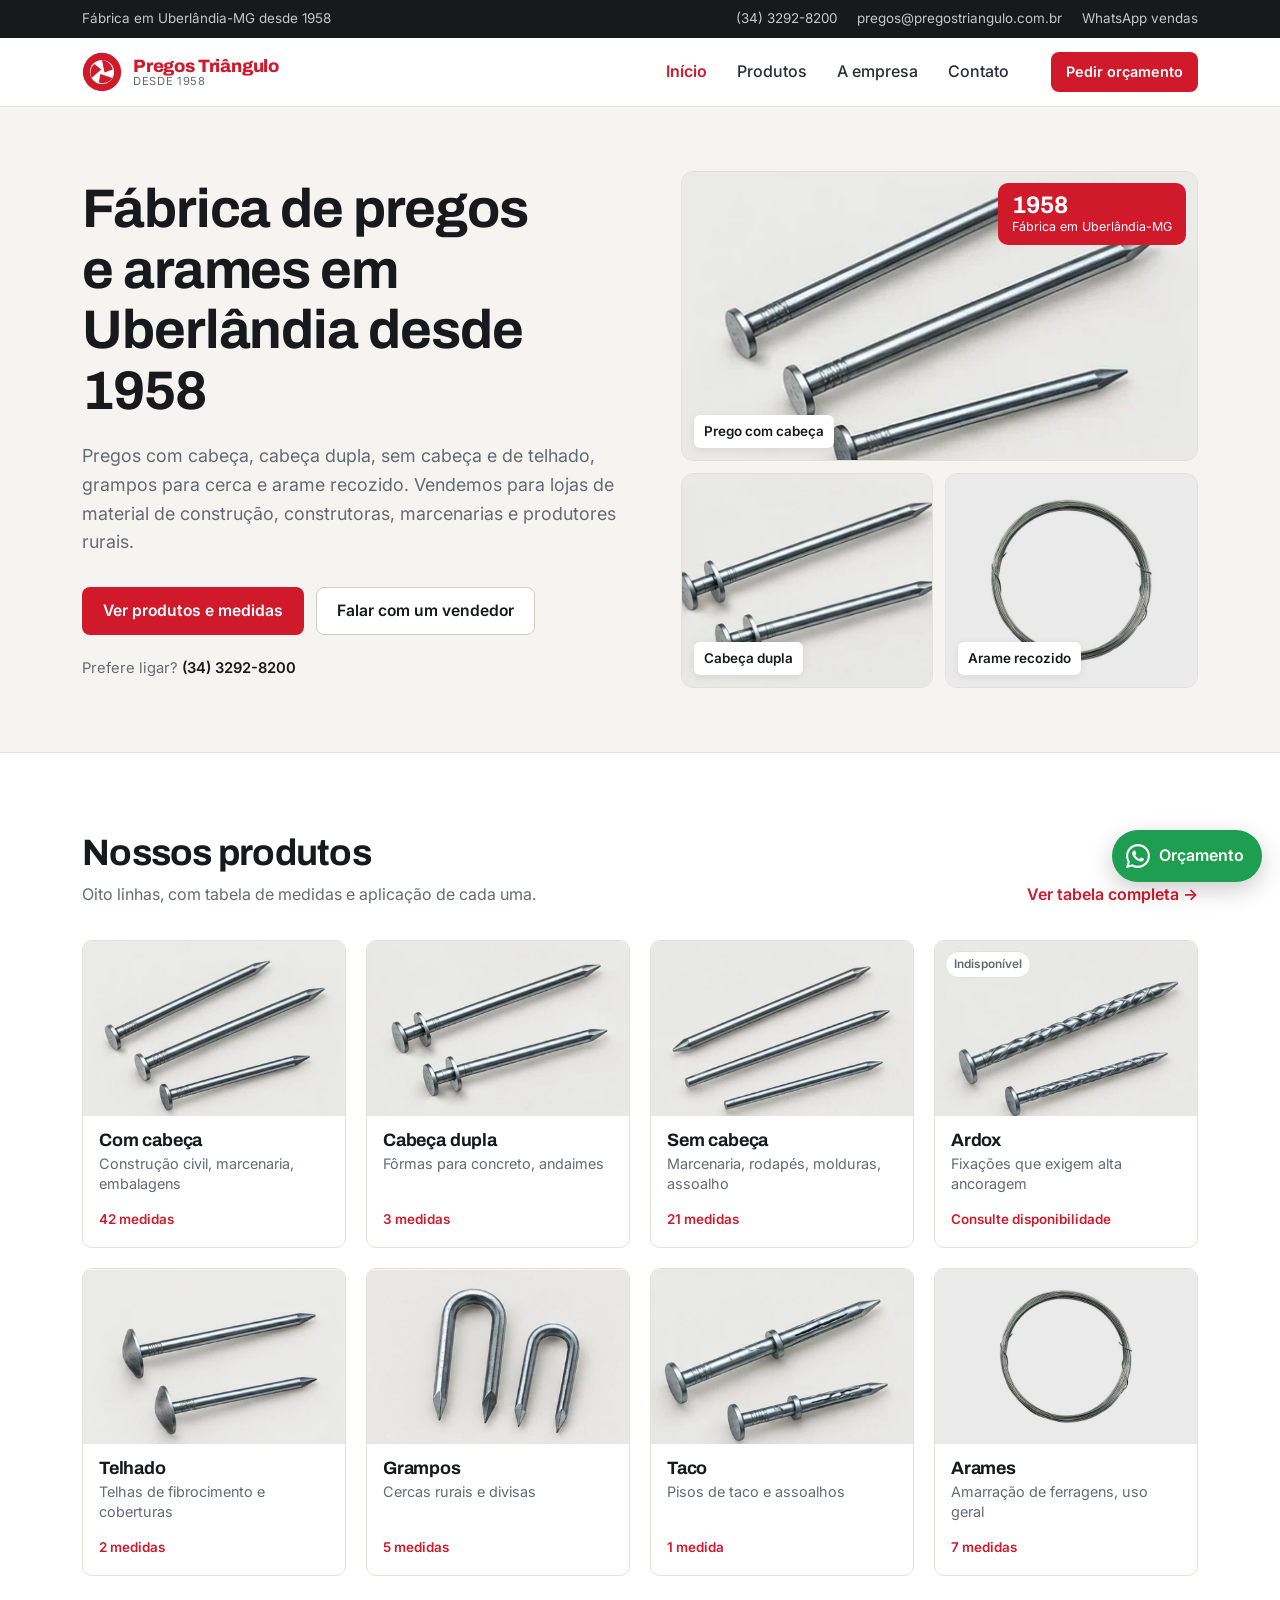
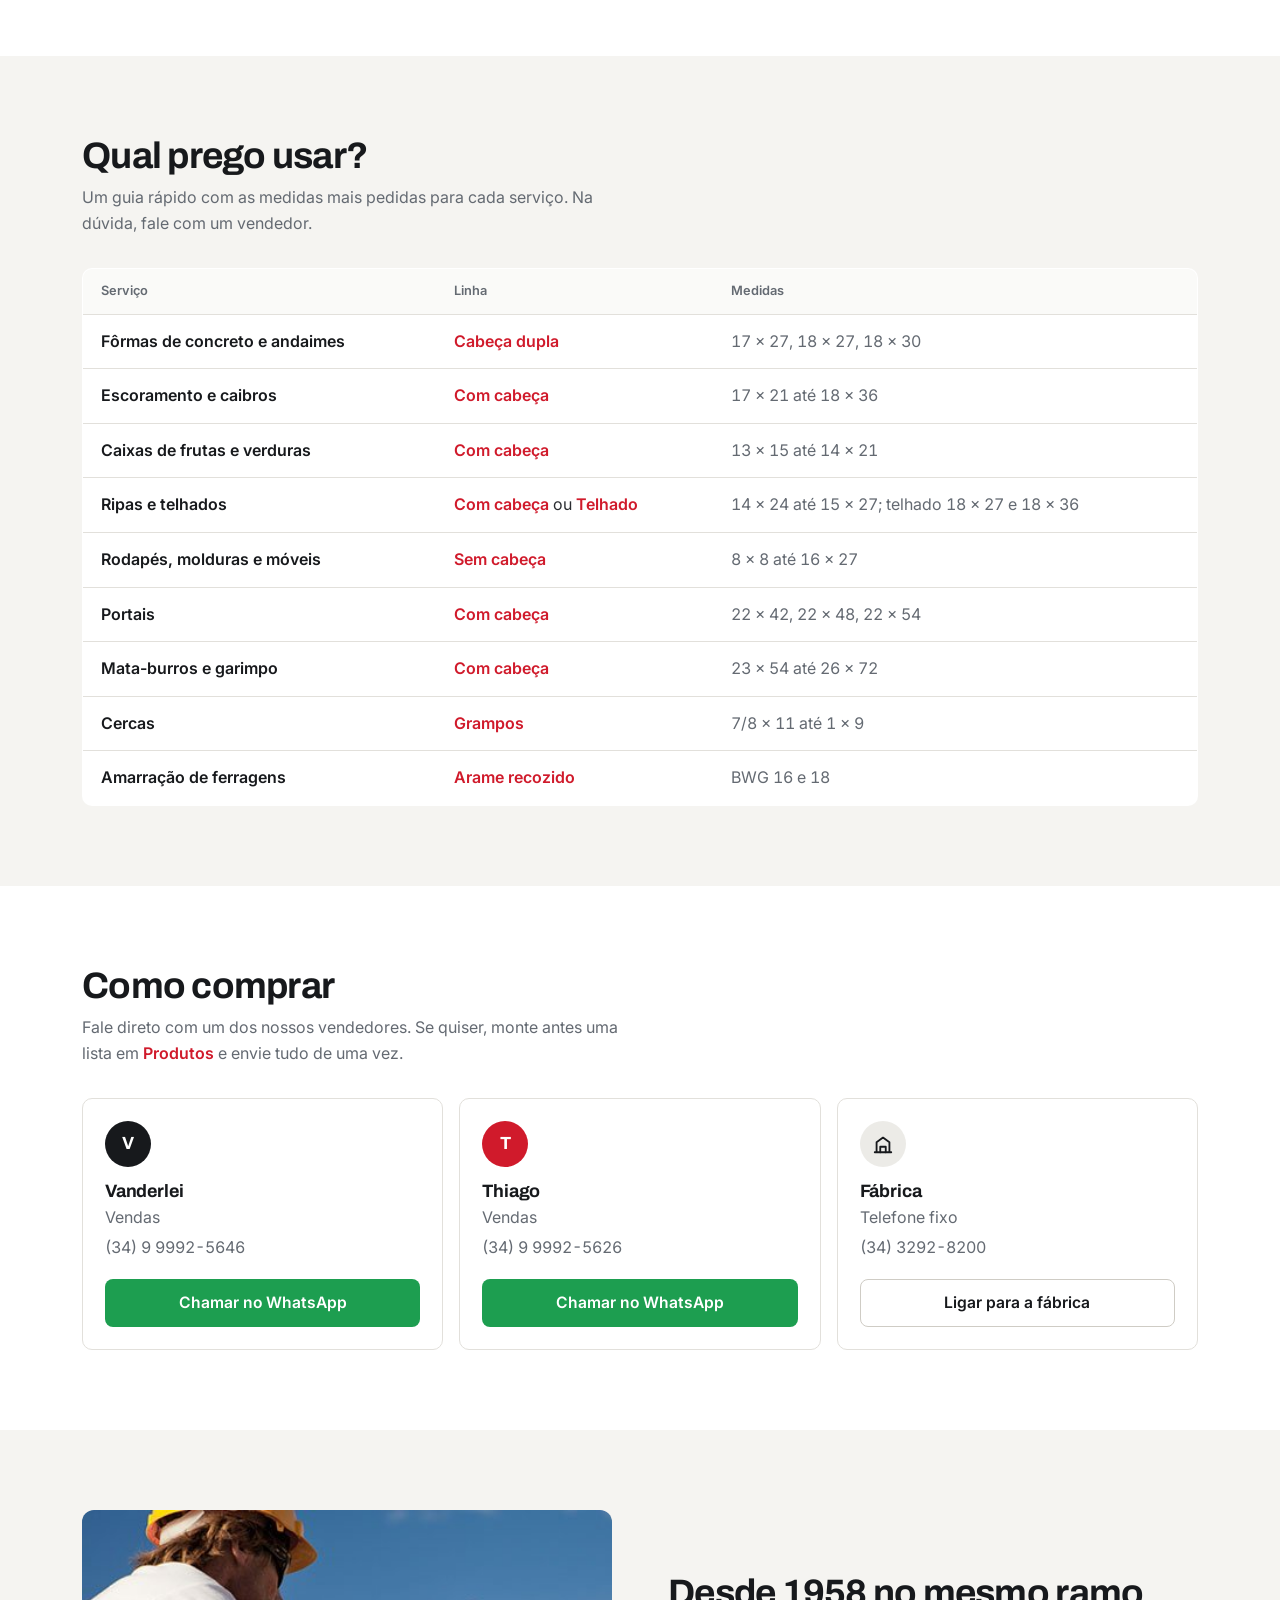
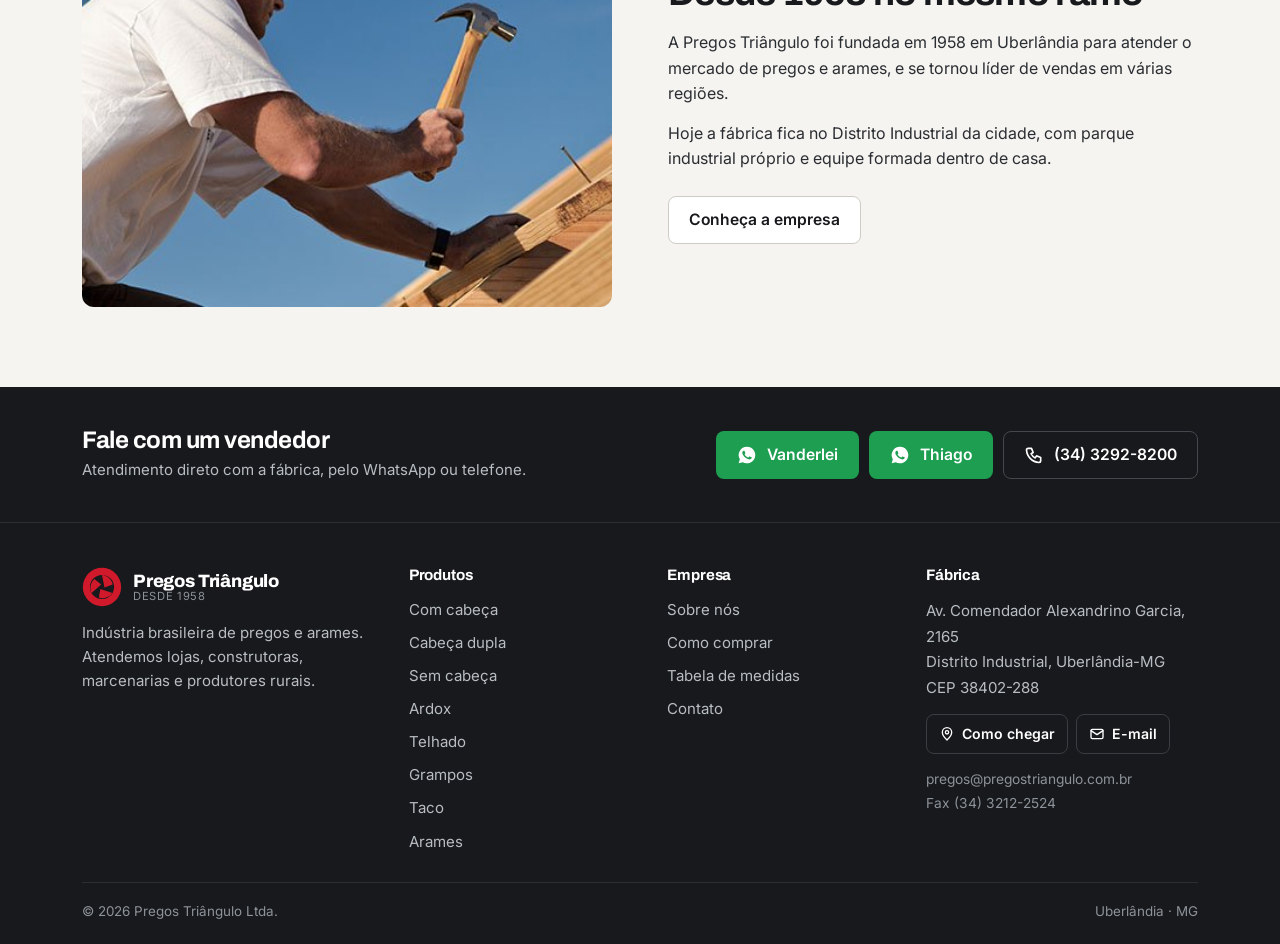
<file: index.html>
<!doctype html>
<html lang="pt-BR">
<head>
  <meta charset="utf-8">
  <meta name="robots" content="noindex, nofollow">
  <meta name="viewport" content="width=device-width, initial-scale=1">
  <title>Pregos Triângulo | Fábrica de pregos e arames em Uberlândia desde 1958</title>
  <meta name="description" content="Fábrica de pregos e arames em Uberlândia-MG desde 1958. Pregos com cabeça, cabeça dupla, sem cabeça, de telhado, grampos para cerca e arame recozido. Orçamento pelo WhatsApp.">
  <meta name="theme-color" content="#ffffff">
  <meta property="og:type" content="website">
  <meta property="og:title" content="Pregos Triângulo | Fábrica de pregos e arames em Uberlândia desde 1958">
  <meta property="og:description" content="Fábrica de pregos e arames em Uberlândia-MG desde 1958. Pregos com cabeça, cabeça dupla, sem cabeça, de telhado, grampos para cerca e arame recozido. Orçamento pelo WhatsApp.">
  <meta property="og:image" content="https://pregos-triangulo.vercel.app/img/og.jpg">
  <meta property="og:locale" content="pt_BR">
  <link rel="canonical" href="https://pregostriangulo.com.br/">
  <link rel="icon" href="img/favicon.svg" type="image/svg+xml">
  <link rel="preconnect" href="https://fonts.googleapis.com">
  <link rel="preconnect" href="https://fonts.gstatic.com" crossorigin>
  <link href="https://fonts.googleapis.com/css2?family=Archivo:wght@600;700;800&family=Inter:wght@400;500;600;700&display=swap" rel="stylesheet">
  <link rel="stylesheet" href="css/style.css?v=87521a22">
  <script type="application/ld+json">{"@context":"https://schema.org","@type":"Organization","name":"Pregos Triângulo","foundingDate":"1958","url":"https://pregostriangulo.com.br","email":"pregos@pregostriangulo.com.br","telephone":"+55-34-3292-8200","address":{"@type":"PostalAddress","streetAddress":"Av. Comendador Alexandrino Garcia, 2165, Distrito Industrial","addressLocality":"Uberlândia","addressRegion":"MG","postalCode":"38402-288","addressCountry":"BR"}}</script>
</head>
<body>
<a class="skip" href="#conteudo">Pular para o conteúdo</a>

<div class="topbar">
  <div class="container">
    <span>Fábrica em Uberlândia-MG desde 1958</span>
    <div class="right">
      <a href="tel:+553432928200">(34) 3292-8200</a>
      <a href="mailto:pregos@pregostriangulo.com.br">pregos@pregostriangulo.com.br</a>
      <a href="https://wa.me/5534999925646" target="_blank" rel="noopener">WhatsApp vendas</a>
    </div>
  </div>
</div>
<header class="site-header">
  <div class="container header-inner">
    <a class="brand" href="index.html" aria-label="Pregos Triângulo, página inicial">
      <svg class="brand-mark" viewBox="0 0 48 48" aria-hidden="true"><circle cx="24" cy="24" r="23" fill="#d01a2b"/><circle cx="24" cy="24" r="14.5" fill="#fff"/><g fill="#d01a2b"><path d="M24 9.5c6.5.6 11.6 5.3 12.9 11.4L27 24.6z"/><path d="M24 9.5c6.5.6 11.6 5.3 12.9 11.4L27 24.6z" transform="rotate(120 24 24)"/><path d="M24 9.5c6.5.6 11.6 5.3 12.9 11.4L27 24.6z" transform="rotate(240 24 24)"/></g></svg>
      <span class="brand-name"><b>Pregos Triângulo</b><small>DESDE 1958</small></span>
    </a>
    <button class="nav-toggle" type="button" aria-expanded="false" aria-controls="menu"><span class="bars"><span></span></span><span class="txt">Menu</span></button>
    <nav class="nav" id="menu" aria-label="Principal">
      <ul>
        <li><a href="index.html" aria-current="page">Início</a></li>
        <li><a href="produtos.html">Produtos</a></li>
        <li><a href="empresa.html">A empresa</a></li>
        <li><a href="contato.html">Contato</a></li>
      </ul>
      <div class="nav-extra">
        <p class="nav-title">Produtos</p>
        <div class="nav-prods">
          <a href="produtos.html#com-cabeca">Com cabeça</a>
          <a href="produtos.html#cabeca-dupla">Cabeça dupla</a>
          <a href="produtos.html#sem-cabeca">Sem cabeça</a>
          <a href="produtos.html#ardox">Ardox</a>
          <a href="produtos.html#telhado">Telhado</a>
          <a href="produtos.html#grampos">Grampos</a>
          <a href="produtos.html#taco">Taco</a>
          <a href="produtos.html#arames">Arames</a>
        </div>
        <p class="nav-title">Fale com a fábrica</p>
        <div class="nav-contact">
          <a class="btn btn-wa" href="https://wa.me/5534999925646" target="_blank" rel="noopener"><svg viewBox="0 0 24 24" fill="currentColor" aria-hidden="true"><path d="M12 2a10 10 0 0 0-8.6 15.1L2 22l5-1.3A10 10 0 1 0 12 2zm5.3 14c-.2.6-1.3 1.2-1.8 1.3-.5 0-1 .2-3.3-.7-2.8-1.1-4.5-4-4.7-4.2-.1-.2-1.1-1.5-1.1-2.8 0-1.4.7-2 1-2.3.2-.3.5-.3.7-.3h.5c.2 0 .4 0 .6.5l.8 2c.1.2.1.3 0 .5l-.3.5-.4.4c-.1.2-.3.3-.1.6.2.3.8 1.3 1.6 2.1 1.1 1 2 1.3 2.3 1.4.3.1.5.1.6-.1l.9-1c.2-.3.4-.2.7-.1l1.9.9c.3.1.5.2.5.3.1.2.1.7-.1 1.3z"/></svg> WhatsApp Vanderlei</a>
          <a class="btn btn-wa" href="https://wa.me/5534999925626" target="_blank" rel="noopener"><svg viewBox="0 0 24 24" fill="currentColor" aria-hidden="true"><path d="M12 2a10 10 0 0 0-8.6 15.1L2 22l5-1.3A10 10 0 1 0 12 2zm5.3 14c-.2.6-1.3 1.2-1.8 1.3-.5 0-1 .2-3.3-.7-2.8-1.1-4.5-4-4.7-4.2-.1-.2-1.1-1.5-1.1-2.8 0-1.4.7-2 1-2.3.2-.3.5-.3.7-.3h.5c.2 0 .4 0 .6.5l.8 2c.1.2.1.3 0 .5l-.3.5-.4.4c-.1.2-.3.3-.1.6.2.3.8 1.3 1.6 2.1 1.1 1 2 1.3 2.3 1.4.3.1.5.1.6-.1l.9-1c.2-.3.4-.2.7-.1l1.9.9c.3.1.5.2.5.3.1.2.1.7-.1 1.3z"/></svg> WhatsApp Thiago</a>
          <a class="btn btn-line" href="tel:+553432928200"><svg viewBox="0 0 24 24" fill="none" stroke="currentColor" stroke-width="2" stroke-linecap="round" stroke-linejoin="round" aria-hidden="true"><path d="M5 4h4l2 5-2.5 1.5a11 11 0 0 0 5 5L15 13l5 2v4a2 2 0 0 1-2 2A16 16 0 0 1 3 6a2 2 0 0 1 2-2"/></svg> Ligar (34) 3292-8200</a>
        </div>
      </div>
    </nav>
    <a class="btn btn-red btn-sm header-cta" href="#" data-open-quote>Pedir orçamento</a>
  </div>
</header>

<main id="conteudo">
  <section class="hero">
    <div class="container hero-grid">
      <div>
        <h1>Fábrica de pregos e arames em Uberlândia desde 1958</h1>
        <p class="intro">Pregos com cabeça, cabeça dupla, sem cabeça e de telhado, grampos para cerca e arame recozido. Vendemos para lojas de material de construção, construtoras, marcenarias e produtores rurais.</p>
        <div class="hero-actions">
          <a class="btn btn-red" href="produtos.html">Ver produtos e medidas</a>
          <a class="btn btn-line" href="#comprar">Falar com um vendedor</a>
        </div>
        <p class="hero-note">Prefere ligar? <a href="tel:+553432928200">(34) 3292-8200</a></p>
      </div>
      <div class="hero-mosaic" id="hero-mosaic" aria-label="Alguns dos nossos produtos"></div>
    </div>
  </section>

  <section class="section">
    <div class="container">
      <div class="section-head">
        <div>
          <h2>Nossos produtos</h2>
          <p>Oito linhas, com tabela de medidas e aplicação de cada uma.</p>
        </div>
        <a class="text-link" href="produtos.html">Ver tabela completa →</a>
      </div>
      <div class="prod-grid" id="prod-grid"></div>
      <noscript><p><a href="produtos.html">Ver todos os produtos</a></p></noscript>
    </div>
  </section>

  <section class="section section-alt">
    <div class="container">
      <div class="section-head">
        <div>
          <h2>Qual prego usar?</h2>
          <p>Um guia rápido com as medidas mais pedidas para cada serviço. Na dúvida, fale com um vendedor.</p>
        </div>
      </div>
      <table class="guide">
        <thead><tr><th scope="col">Serviço</th><th scope="col">Linha</th><th scope="col">Medidas</th></tr></thead>
        <tbody>
          <tr><td>Fôrmas de concreto e andaimes</td><td><a href="produtos.html#cabeca-dupla">Cabeça dupla</a></td><td class="sizes">17 x 27, 18 x 27, 18 x 30</td></tr>
          <tr><td>Escoramento e caibros</td><td><a href="produtos.html#com-cabeca">Com cabeça</a></td><td class="sizes">17 x 21 até 18 x 36</td></tr>
          <tr><td>Caixas de frutas e verduras</td><td><a href="produtos.html#com-cabeca">Com cabeça</a></td><td class="sizes">13 x 15 até 14 x 21</td></tr>
          <tr><td>Ripas e telhados</td><td><a href="produtos.html#com-cabeca">Com cabeça</a> ou <a href="produtos.html#telhado">Telhado</a></td><td class="sizes">14 x 24 até 15 x 27; telhado 18 x 27 e 18 x 36</td></tr>
          <tr><td>Rodapés, molduras e móveis</td><td><a href="produtos.html#sem-cabeca">Sem cabeça</a></td><td class="sizes">8 x 8 até 16 x 27</td></tr>
          <tr><td>Portais</td><td><a href="produtos.html#com-cabeca">Com cabeça</a></td><td class="sizes">22 x 42, 22 x 48, 22 x 54</td></tr>
          <tr><td>Mata-burros e garimpo</td><td><a href="produtos.html#com-cabeca">Com cabeça</a></td><td class="sizes">23 x 54 até 26 x 72</td></tr>
          <tr><td>Cercas</td><td><a href="produtos.html#grampos">Grampos</a></td><td class="sizes">7/8 x 11 até 1 x 9</td></tr>
          <tr><td>Amarração de ferragens</td><td><a href="produtos.html#arames">Arame recozido</a></td><td class="sizes">BWG 16 e 18</td></tr>
        </tbody>
      </table>
    </div>
  </section>

  <section class="section" id="comprar">
    <div class="container">
      <div class="section-head">
        <div>
          <h2>Como comprar</h2>
          <p>Fale direto com um dos nossos vendedores. Se quiser, monte antes uma lista em <a class="text-link" href="produtos.html">Produtos</a> e envie tudo de uma vez.</p>
        </div>
      </div>
      <div class="sellers">
        <div class="seller">
          <span class="avatar">V</span>
          <h3>Vanderlei</h3>
          <span class="muted">Vendas</span>
          <span class="num">(34) 9 9992-5646</span>
          <a class="btn btn-wa" href="https://wa.me/5534999925646" target="_blank" rel="noopener">Chamar no WhatsApp</a>
        </div>
        <div class="seller">
          <span class="avatar alt">T</span>
          <h3>Thiago</h3>
          <span class="muted">Vendas</span>
          <span class="num">(34) 9 9992-5626</span>
          <a class="btn btn-wa" href="https://wa.me/5534999925626" target="_blank" rel="noopener">Chamar no WhatsApp</a>
        </div>
        <div class="seller">
          <span class="avatar grey"><svg viewBox="0 0 24 24" fill="none" stroke="currentColor" stroke-width="2" stroke-linecap="round" stroke-linejoin="round" aria-hidden="true"><path d="M3 21h18M5 21V10l7-5 7 5v11"/><path d="M9 21v-6h6v6"/></svg></span>
          <h3>Fábrica</h3>
          <span class="muted">Telefone fixo</span>
          <span class="num">(34) 3292-8200</span>
          <a class="btn btn-line" href="tel:+553432928200">Ligar para a fábrica</a>
        </div>
      </div>
    </div>
  </section>

  <section class="section section-alt">
    <div class="container about">
      <div class="about-photo">
        <img src="img/fotos/telhado.jpg" alt="Carpinteiro pregando ripas em um telhado" loading="lazy">
      </div>
      <div>
        <h2>Desde 1958 no mesmo ramo</h2>
        <p style="margin-top:16px">A Pregos Triângulo foi fundada em 1958 em Uberlândia para atender o mercado de pregos e arames, e se tornou líder de vendas em várias regiões.</p>
        <p>Hoje a fábrica fica no Distrito Industrial da cidade, com parque industrial próprio e equipe formada dentro de casa.</p>
        <a class="btn btn-line" href="empresa.html">Conheça a empresa</a>
      </div>
    </div>
  </section>

</main>

<footer class="site-footer">
  <div class="foot-contact">
    <div class="container">
      <div>
        <h2>Fale com um vendedor</h2>
        <p>Atendimento direto com a fábrica, pelo WhatsApp ou telefone.</p>
      </div>
      <div class="foot-actions">
        <a class="btn btn-wa" href="https://wa.me/5534999925646" target="_blank" rel="noopener"><svg viewBox="0 0 24 24" fill="currentColor" aria-hidden="true"><path d="M12 2a10 10 0 0 0-8.6 15.1L2 22l5-1.3A10 10 0 1 0 12 2zm5.3 14c-.2.6-1.3 1.2-1.8 1.3-.5 0-1 .2-3.3-.7-2.8-1.1-4.5-4-4.7-4.2-.1-.2-1.1-1.5-1.1-2.8 0-1.4.7-2 1-2.3.2-.3.5-.3.7-.3h.5c.2 0 .4 0 .6.5l.8 2c.1.2.1.3 0 .5l-.3.5-.4.4c-.1.2-.3.3-.1.6.2.3.8 1.3 1.6 2.1 1.1 1 2 1.3 2.3 1.4.3.1.5.1.6-.1l.9-1c.2-.3.4-.2.7-.1l1.9.9c.3.1.5.2.5.3.1.2.1.7-.1 1.3z"/></svg> Vanderlei</a>
        <a class="btn btn-wa" href="https://wa.me/5534999925626" target="_blank" rel="noopener"><svg viewBox="0 0 24 24" fill="currentColor" aria-hidden="true"><path d="M12 2a10 10 0 0 0-8.6 15.1L2 22l5-1.3A10 10 0 1 0 12 2zm5.3 14c-.2.6-1.3 1.2-1.8 1.3-.5 0-1 .2-3.3-.7-2.8-1.1-4.5-4-4.7-4.2-.1-.2-1.1-1.5-1.1-2.8 0-1.4.7-2 1-2.3.2-.3.5-.3.7-.3h.5c.2 0 .4 0 .6.5l.8 2c.1.2.1.3 0 .5l-.3.5-.4.4c-.1.2-.3.3-.1.6.2.3.8 1.3 1.6 2.1 1.1 1 2 1.3 2.3 1.4.3.1.5.1.6-.1l.9-1c.2-.3.4-.2.7-.1l1.9.9c.3.1.5.2.5.3.1.2.1.7-.1 1.3z"/></svg> Thiago</a>
        <a class="btn btn-line" href="tel:+553432928200"><svg viewBox="0 0 24 24" fill="none" stroke="currentColor" stroke-width="2" stroke-linecap="round" stroke-linejoin="round" aria-hidden="true"><path d="M5 4h4l2 5-2.5 1.5a11 11 0 0 0 5 5L15 13l5 2v4a2 2 0 0 1-2 2A16 16 0 0 1 3 6a2 2 0 0 1 2-2"/></svg> (34) 3292-8200</a>
      </div>
    </div>
  </div>
  <div class="container">
    <div class="foot-main">
      <div class="foot-brand">
        <a class="brand" href="index.html" aria-label="Pregos Triângulo, página inicial">
          <svg class="brand-mark" viewBox="0 0 48 48" aria-hidden="true"><circle cx="24" cy="24" r="23" fill="#d01a2b"/><circle cx="24" cy="24" r="14.5" fill="#17191c"/><g fill="#d01a2b"><path d="M24 9.5c6.5.6 11.6 5.3 12.9 11.4L27 24.6z"/><path d="M24 9.5c6.5.6 11.6 5.3 12.9 11.4L27 24.6z" transform="rotate(120 24 24)"/><path d="M24 9.5c6.5.6 11.6 5.3 12.9 11.4L27 24.6z" transform="rotate(240 24 24)"/></g></svg>
          <span class="brand-name"><b>Pregos Triângulo</b><small>DESDE 1958</small></span>
        </a>
        <p class="foot-about">Indústria brasileira de pregos e arames. Atendemos lojas, construtoras, marcenarias e produtores rurais.</p>
      </div>
      <details class="foot-col foot-prods" open>
        <summary><h3>Produtos</h3></summary>
        <ul>
          <li><a href="produtos.html#com-cabeca">Com cabeça</a></li>
          <li><a href="produtos.html#cabeca-dupla">Cabeça dupla</a></li>
          <li><a href="produtos.html#sem-cabeca">Sem cabeça</a></li>
          <li><a href="produtos.html#ardox">Ardox</a></li>
          <li><a href="produtos.html#telhado">Telhado</a></li>
          <li><a href="produtos.html#grampos">Grampos</a></li>
          <li><a href="produtos.html#taco">Taco</a></li>
          <li><a href="produtos.html#arames">Arames</a></li>
        </ul>
      </details>
      <details class="foot-col" open>
        <summary><h3>Empresa</h3></summary>
        <ul>
          <li><a href="empresa.html">Sobre nós</a></li>
          <li><a href="index.html#comprar">Como comprar</a></li>
          <li><a href="produtos.html">Tabela de medidas</a></li>
          <li><a href="contato.html">Contato</a></li>
        </ul>
      </details>
      <div class="foot-factory">
        <h3>Fábrica</h3>
        <address>Av. Comendador Alexandrino Garcia, 2165<br>Distrito Industrial, Uberlândia-MG<br>CEP 38402-288</address>
        <div class="foot-links">
          <a href="https://www.google.com/maps/dir/?api=1&destination=Av.%20Comendador%20Alexandrino%20Garcia%2C%202165%2C%20Uberl%C3%A2ndia%20-%20MG%2C%2038402-288" target="_blank" rel="noopener"><svg viewBox="0 0 24 24" fill="none" stroke="currentColor" stroke-width="2" stroke-linecap="round" stroke-linejoin="round" aria-hidden="true"><path d="M12 21s-7-6.2-7-11.5A7 7 0 0 1 19 9.5C19 14.8 12 21 12 21z"/><circle cx="12" cy="9.5" r="2.5"/></svg> Como chegar</a>
          <a href="mailto:pregos@pregostriangulo.com.br"><svg viewBox="0 0 24 24" fill="none" stroke="currentColor" stroke-width="2" stroke-linecap="round" stroke-linejoin="round" aria-hidden="true"><rect x="3" y="5" width="18" height="14" rx="2"/><path d="M3 7l9 6 9-6"/></svg> E-mail</a>
        </div>
        <p class="foot-small">pregos@pregostriangulo.com.br<br>Fax (34) 3212-2524</p>
      </div>
    </div>
    <div class="foot-bottom">
      <span>© <span data-year>2026</span> Pregos Triângulo Ltda.</span>
      <span>Uberlândia · MG</span>
    </div>
  </div>
</footer>

<script src="js/catalogo.js?v=87521a22"></script>
<script src="js/ilustracoes.js?v=87521a22"></script>
<script src="js/main.js?v=87521a22"></script>
<script>
  (function () {
    const destaque = [['com-cabeca', 'Prego com cabeça'], ['cabeca-dupla', 'Cabeça dupla'], ['arames', 'Arame recozido']];
    document.getElementById('hero-mosaic').innerHTML = destaque.map(([id, nome], i) => `
      <a class="tile${i === 0 ? ' big' : ''}" href="produtos.html#${id}">
        ${imagemProduto(id, nome, true)}
        <span class="tile-label">${nome}</span>
      </a>`).join('') + '<span class="hero-badge"><b>1958</b>Fábrica em Uberlândia-MG</span>';

    const grid = document.getElementById('prod-grid');
    grid.innerHTML = CATALOGO.map(c => `
      <a class="prod-card" href="produtos.html#${c.id}">
        <div class="prod-img">${imagemProduto(c.id, 'Pregos ' + c.nome)}${c.indisponivel ? '<span class="tag">Indisponível</span>' : ''}</div>
        <div class="prod-info">
          <h3>${c.nome}</h3>
          <p>${c.uso}</p>
          <span class="meta">${c.indisponivel ? 'Consulte disponibilidade' : c.itens.length + (c.itens.length === 1 ? ' medida' : ' medidas')}</span>
        </div>
      </a>`).join('');
  })();
</script>
</body>
</html>
</file>
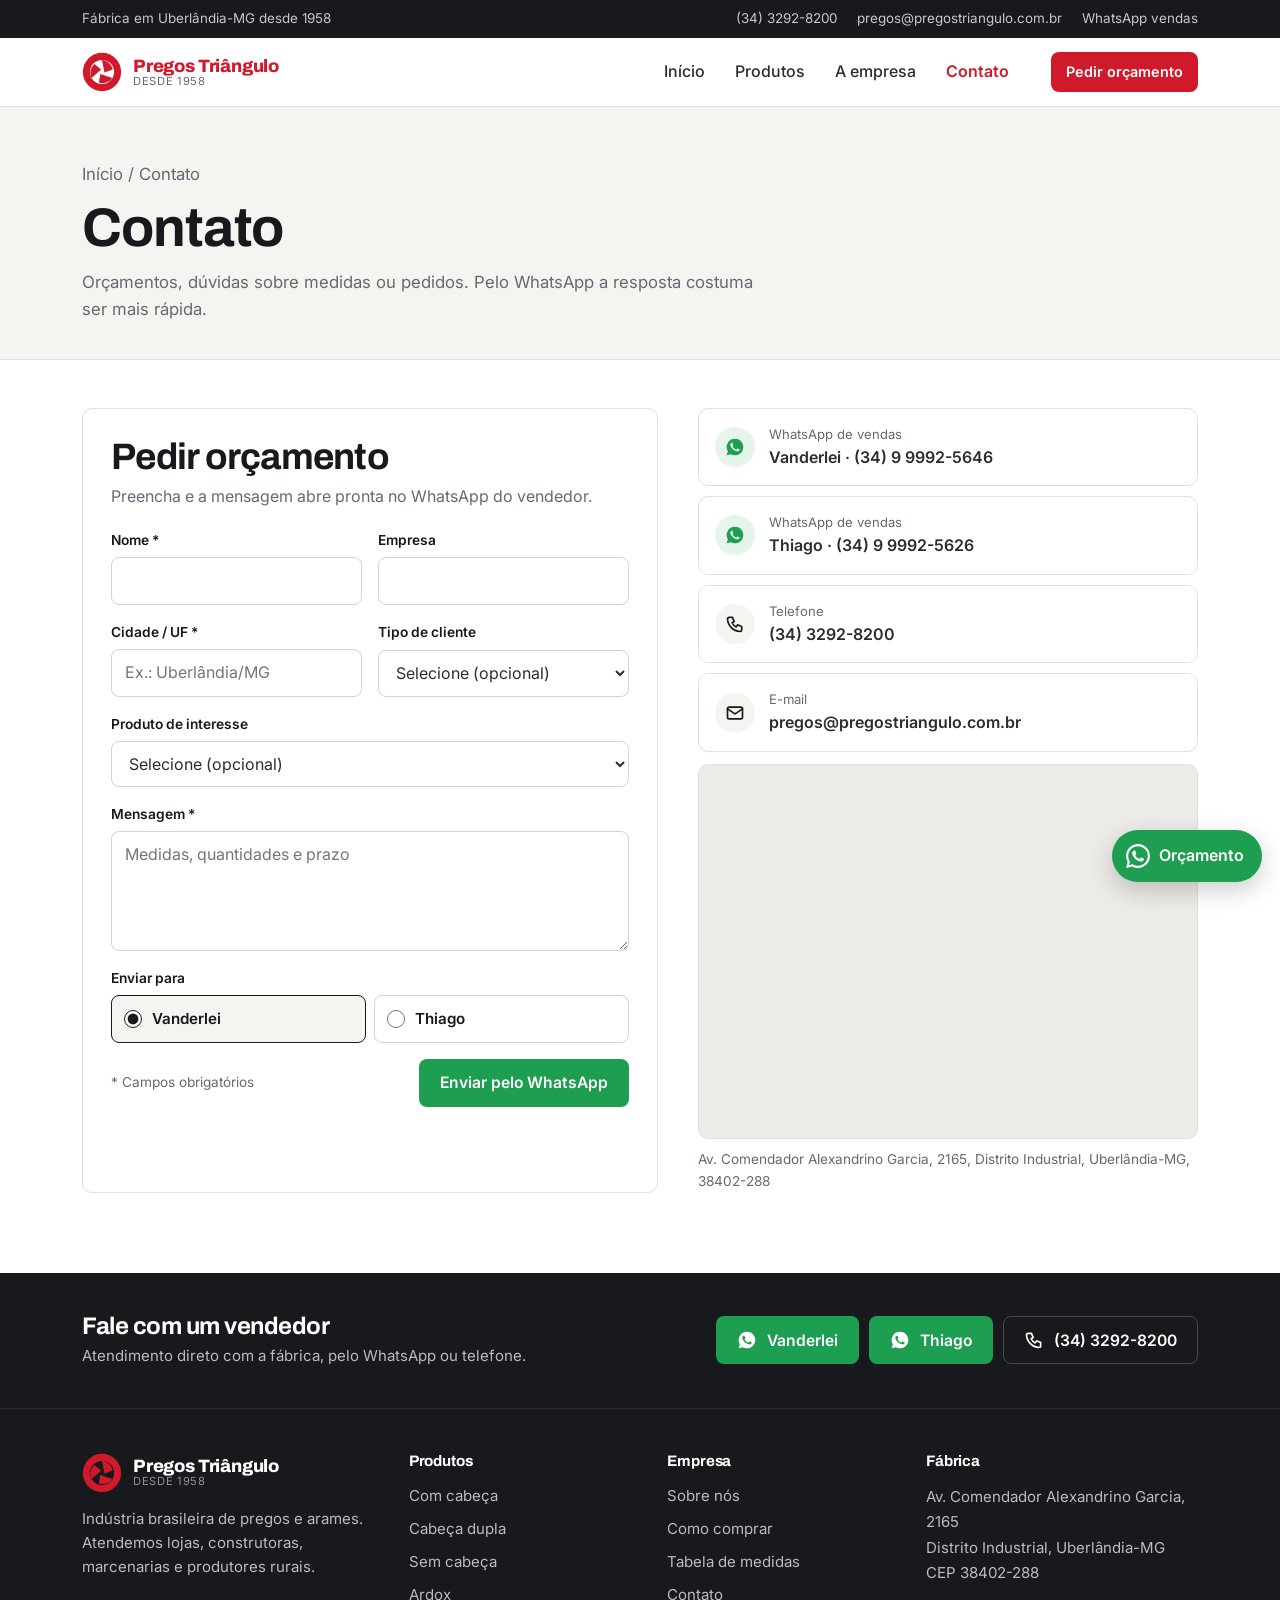
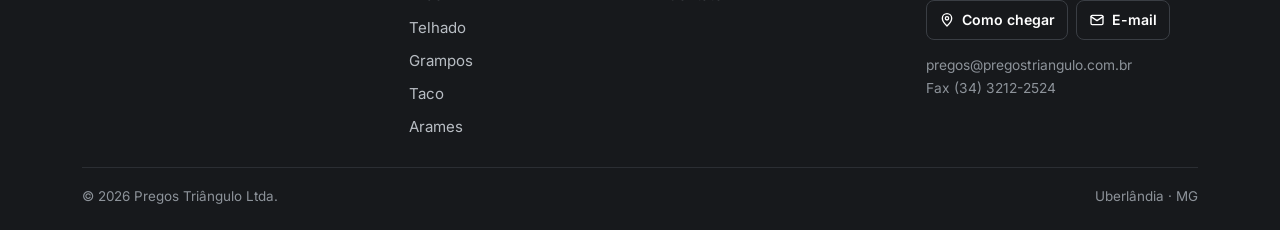
<file: contato.html>
<!doctype html>
<html lang="pt-BR">
<head>
  <meta charset="utf-8">
  <meta name="robots" content="noindex, nofollow">
  <meta name="viewport" content="width=device-width, initial-scale=1">
  <title>Contato e orçamento | Pregos Triângulo</title>
  <meta name="description" content="WhatsApp de vendas, telefone (34) 3292-8200, e-mail e endereço da fábrica da Pregos Triângulo em Uberlândia-MG.">
  <meta name="theme-color" content="#ffffff">
  <meta property="og:type" content="website">
  <meta property="og:title" content="Contato e orçamento | Pregos Triângulo">
  <meta property="og:description" content="WhatsApp de vendas, telefone (34) 3292-8200, e-mail e endereço da fábrica da Pregos Triângulo em Uberlândia-MG.">
  <meta property="og:image" content="https://pregos-triangulo.vercel.app/img/og.jpg">
  <meta property="og:locale" content="pt_BR">
  <link rel="canonical" href="https://pregostriangulo.com.br/contato.html">
  <link rel="icon" href="img/favicon.svg" type="image/svg+xml">
  <link rel="preconnect" href="https://fonts.googleapis.com">
  <link rel="preconnect" href="https://fonts.gstatic.com" crossorigin>
  <link href="https://fonts.googleapis.com/css2?family=Archivo:wght@600;700;800&family=Inter:wght@400;500;600;700&display=swap" rel="stylesheet">
  <link rel="stylesheet" href="css/style.css?v=87521a22">
</head>
<body>
<a class="skip" href="#conteudo">Pular para o conteúdo</a>

<div class="topbar">
  <div class="container">
    <span>Fábrica em Uberlândia-MG desde 1958</span>
    <div class="right">
      <a href="tel:+553432928200">(34) 3292-8200</a>
      <a href="mailto:pregos@pregostriangulo.com.br">pregos@pregostriangulo.com.br</a>
      <a href="https://wa.me/5534999925646" target="_blank" rel="noopener">WhatsApp vendas</a>
    </div>
  </div>
</div>
<header class="site-header">
  <div class="container header-inner">
    <a class="brand" href="index.html" aria-label="Pregos Triângulo, página inicial">
      <svg class="brand-mark" viewBox="0 0 48 48" aria-hidden="true"><circle cx="24" cy="24" r="23" fill="#d01a2b"/><circle cx="24" cy="24" r="14.5" fill="#fff"/><g fill="#d01a2b"><path d="M24 9.5c6.5.6 11.6 5.3 12.9 11.4L27 24.6z"/><path d="M24 9.5c6.5.6 11.6 5.3 12.9 11.4L27 24.6z" transform="rotate(120 24 24)"/><path d="M24 9.5c6.5.6 11.6 5.3 12.9 11.4L27 24.6z" transform="rotate(240 24 24)"/></g></svg>
      <span class="brand-name"><b>Pregos Triângulo</b><small>DESDE 1958</small></span>
    </a>
    <button class="nav-toggle" type="button" aria-expanded="false" aria-controls="menu"><span class="bars"><span></span></span><span class="txt">Menu</span></button>
    <nav class="nav" id="menu" aria-label="Principal">
      <ul>
        <li><a href="index.html">Início</a></li>
        <li><a href="produtos.html">Produtos</a></li>
        <li><a href="empresa.html">A empresa</a></li>
        <li><a href="contato.html" aria-current="page">Contato</a></li>
      </ul>
      <div class="nav-extra">
        <p class="nav-title">Produtos</p>
        <div class="nav-prods">
          <a href="produtos.html#com-cabeca">Com cabeça</a>
          <a href="produtos.html#cabeca-dupla">Cabeça dupla</a>
          <a href="produtos.html#sem-cabeca">Sem cabeça</a>
          <a href="produtos.html#ardox">Ardox</a>
          <a href="produtos.html#telhado">Telhado</a>
          <a href="produtos.html#grampos">Grampos</a>
          <a href="produtos.html#taco">Taco</a>
          <a href="produtos.html#arames">Arames</a>
        </div>
        <p class="nav-title">Fale com a fábrica</p>
        <div class="nav-contact">
          <a class="btn btn-wa" href="https://wa.me/5534999925646" target="_blank" rel="noopener"><svg viewBox="0 0 24 24" fill="currentColor" aria-hidden="true"><path d="M12 2a10 10 0 0 0-8.6 15.1L2 22l5-1.3A10 10 0 1 0 12 2zm5.3 14c-.2.6-1.3 1.2-1.8 1.3-.5 0-1 .2-3.3-.7-2.8-1.1-4.5-4-4.7-4.2-.1-.2-1.1-1.5-1.1-2.8 0-1.4.7-2 1-2.3.2-.3.5-.3.7-.3h.5c.2 0 .4 0 .6.5l.8 2c.1.2.1.3 0 .5l-.3.5-.4.4c-.1.2-.3.3-.1.6.2.3.8 1.3 1.6 2.1 1.1 1 2 1.3 2.3 1.4.3.1.5.1.6-.1l.9-1c.2-.3.4-.2.7-.1l1.9.9c.3.1.5.2.5.3.1.2.1.7-.1 1.3z"/></svg> WhatsApp Vanderlei</a>
          <a class="btn btn-wa" href="https://wa.me/5534999925626" target="_blank" rel="noopener"><svg viewBox="0 0 24 24" fill="currentColor" aria-hidden="true"><path d="M12 2a10 10 0 0 0-8.6 15.1L2 22l5-1.3A10 10 0 1 0 12 2zm5.3 14c-.2.6-1.3 1.2-1.8 1.3-.5 0-1 .2-3.3-.7-2.8-1.1-4.5-4-4.7-4.2-.1-.2-1.1-1.5-1.1-2.8 0-1.4.7-2 1-2.3.2-.3.5-.3.7-.3h.5c.2 0 .4 0 .6.5l.8 2c.1.2.1.3 0 .5l-.3.5-.4.4c-.1.2-.3.3-.1.6.2.3.8 1.3 1.6 2.1 1.1 1 2 1.3 2.3 1.4.3.1.5.1.6-.1l.9-1c.2-.3.4-.2.7-.1l1.9.9c.3.1.5.2.5.3.1.2.1.7-.1 1.3z"/></svg> WhatsApp Thiago</a>
          <a class="btn btn-line" href="tel:+553432928200"><svg viewBox="0 0 24 24" fill="none" stroke="currentColor" stroke-width="2" stroke-linecap="round" stroke-linejoin="round" aria-hidden="true"><path d="M5 4h4l2 5-2.5 1.5a11 11 0 0 0 5 5L15 13l5 2v4a2 2 0 0 1-2 2A16 16 0 0 1 3 6a2 2 0 0 1 2-2"/></svg> Ligar (34) 3292-8200</a>
        </div>
      </div>
    </nav>
    <a class="btn btn-red btn-sm header-cta" href="#" data-open-quote>Pedir orçamento</a>
  </div>
</header>

<main id="conteudo">
  <section class="page-head">
    <div class="container">
      <p class="crumbs"><a href="index.html">Início</a> / Contato</p>
      <h1>Contato</h1>
      <p>Orçamentos, dúvidas sobre medidas ou pedidos. Pelo WhatsApp a resposta costuma ser mais rápida.</p>
    </div>
  </section>

  <section class="section" style="padding-top:48px">
    <div class="container contact-grid">
      <div class="form-card">
        <h2>Pedir orçamento</h2>
        <p class="muted" style="margin-top:6px">Preencha e a mensagem abre pronta no WhatsApp do vendedor.</p>
        <form id="form-contato" class="form-grid" novalidate>
          <div class="field">
            <label for="c-nome">Nome *</label>
            <input id="c-nome" name="nome" required autocomplete="name">
          </div>
          <div class="field">
            <label for="c-empresa">Empresa</label>
            <input id="c-empresa" name="empresa" autocomplete="organization">
          </div>
          <div class="field">
            <label for="c-cidade">Cidade / UF *</label>
            <input id="c-cidade" name="cidade" required placeholder="Ex.: Uberlândia/MG" autocomplete="address-level2">
          </div>
          <div class="field">
            <label for="c-perfil">Tipo de cliente</label>
            <select id="c-perfil" name="perfil">
              <option value="">Selecione (opcional)</option>
              <option>Loja de materiais de construção</option>
              <option>Construtora / obra</option>
              <option>Marcenaria / indústria</option>
              <option>Produtor rural</option>
              <option>Outro</option>
            </select>
          </div>
          <div class="field full">
            <label for="c-produto">Produto de interesse</label>
            <select id="c-produto" name="produto"></select>
          </div>
          <div class="field full">
            <label for="c-msg">Mensagem *</label>
            <textarea id="c-msg" name="msg" required placeholder="Medidas, quantidades e prazo"></textarea>
          </div>
          <div class="field full">
            <span class="label">Enviar para</span>
            <div class="seller-pick">
              <label><input type="radio" name="vend" value="vanderlei" checked> Vanderlei</label>
              <label><input type="radio" name="vend" value="thiago"> Thiago</label>
            </div>
          </div>
          <div class="full" style="display:flex;flex-wrap:wrap;gap:16px;align-items:center;justify-content:space-between">
            <p class="form-note">* Campos obrigatórios</p>
            <button class="btn btn-wa" type="submit">Enviar pelo WhatsApp</button>
          </div>
          <p class="form-note full" id="form-erro" role="alert" style="color:var(--red);display:none">Preencha nome, cidade e mensagem.</p>
        </form>
      </div>

      <div class="reveal">
        <div class="channels">
          <a class="channel" href="https://wa.me/5534999925646" target="_blank" rel="noopener">
            <span class="ico wa"><svg viewBox="0 0 24 24" fill="currentColor" aria-hidden="true"><path d="M12 2a10 10 0 0 0-8.6 15.1L2 22l5-1.3A10 10 0 1 0 12 2zm5.3 14c-.2.6-1.3 1.2-1.8 1.3-.5 0-1 .2-3.3-.7-2.8-1.1-4.5-4-4.7-4.2-.1-.2-1.1-1.5-1.1-2.8 0-1.4.7-2 1-2.3.2-.3.5-.3.7-.3h.5c.2 0 .4 0 .6.5l.8 2c.1.2.1.3 0 .5l-.3.5-.4.4c-.1.2-.3.3-.1.6.2.3.8 1.3 1.6 2.1 1.1 1 2 1.3 2.3 1.4.3.1.5.1.6-.1l.9-1c.2-.3.4-.2.7-.1l1.9.9c.3.1.5.2.5.3.1.2.1.7-.1 1.3z"/></svg></span>
            <span><small>WhatsApp de vendas</small><b>Vanderlei · (34) 9 9992-5646</b></span>
          </a>
          <a class="channel" href="https://wa.me/5534999925626" target="_blank" rel="noopener">
            <span class="ico wa"><svg viewBox="0 0 24 24" fill="currentColor" aria-hidden="true"><path d="M12 2a10 10 0 0 0-8.6 15.1L2 22l5-1.3A10 10 0 1 0 12 2zm5.3 14c-.2.6-1.3 1.2-1.8 1.3-.5 0-1 .2-3.3-.7-2.8-1.1-4.5-4-4.7-4.2-.1-.2-1.1-1.5-1.1-2.8 0-1.4.7-2 1-2.3.2-.3.5-.3.7-.3h.5c.2 0 .4 0 .6.5l.8 2c.1.2.1.3 0 .5l-.3.5-.4.4c-.1.2-.3.3-.1.6.2.3.8 1.3 1.6 2.1 1.1 1 2 1.3 2.3 1.4.3.1.5.1.6-.1l.9-1c.2-.3.4-.2.7-.1l1.9.9c.3.1.5.2.5.3.1.2.1.7-.1 1.3z"/></svg></span>
            <span><small>WhatsApp de vendas</small><b>Thiago · (34) 9 9992-5626</b></span>
          </a>
          <a class="channel" href="tel:+553432928200">
            <span class="ico"><svg viewBox="0 0 24 24" fill="none" stroke="currentColor" stroke-width="2" stroke-linecap="round" stroke-linejoin="round" aria-hidden="true"><path d="M5 4h4l2 5-2.5 1.5a11 11 0 0 0 5 5L15 13l5 2v4a2 2 0 0 1-2 2A16 16 0 0 1 3 6a2 2 0 0 1 2-2"/></svg></span>
            <span><small>Telefone</small><b>(34) 3292-8200</b></span>
          </a>
          <a class="channel" href="mailto:pregos@pregostriangulo.com.br">
            <span class="ico"><svg viewBox="0 0 24 24" fill="none" stroke="currentColor" stroke-width="2" stroke-linecap="round" stroke-linejoin="round" aria-hidden="true"><rect x="3" y="5" width="18" height="14" rx="2"/><path d="M3 7l9 6 9-6"/></svg></span>
            <span><small>E-mail</small><b>pregos@pregostriangulo.com.br</b></span>
          </a>
        </div>
        <div class="map">
          <iframe title="Mapa: Av. Comendador Alexandrino Garcia, 2165, Uberlândia" loading="lazy" referrerpolicy="no-referrer-when-downgrade"
            src="https://www.google.com/maps?q=Av.+Comendador+Alexandrino+Garcia,+2165,+Uberl%C3%A2ndia+-+MG,+38402-288&output=embed"></iframe>
        </div>
        <p class="form-note" style="margin-top:10px">Av. Comendador Alexandrino Garcia, 2165, Distrito Industrial, Uberlândia-MG, 38402-288</p>
      </div>
    </div>
  </section>

</main>

<footer class="site-footer">
  <div class="foot-contact">
    <div class="container">
      <div>
        <h2>Fale com um vendedor</h2>
        <p>Atendimento direto com a fábrica, pelo WhatsApp ou telefone.</p>
      </div>
      <div class="foot-actions">
        <a class="btn btn-wa" href="https://wa.me/5534999925646" target="_blank" rel="noopener"><svg viewBox="0 0 24 24" fill="currentColor" aria-hidden="true"><path d="M12 2a10 10 0 0 0-8.6 15.1L2 22l5-1.3A10 10 0 1 0 12 2zm5.3 14c-.2.6-1.3 1.2-1.8 1.3-.5 0-1 .2-3.3-.7-2.8-1.1-4.5-4-4.7-4.2-.1-.2-1.1-1.5-1.1-2.8 0-1.4.7-2 1-2.3.2-.3.5-.3.7-.3h.5c.2 0 .4 0 .6.5l.8 2c.1.2.1.3 0 .5l-.3.5-.4.4c-.1.2-.3.3-.1.6.2.3.8 1.3 1.6 2.1 1.1 1 2 1.3 2.3 1.4.3.1.5.1.6-.1l.9-1c.2-.3.4-.2.7-.1l1.9.9c.3.1.5.2.5.3.1.2.1.7-.1 1.3z"/></svg> Vanderlei</a>
        <a class="btn btn-wa" href="https://wa.me/5534999925626" target="_blank" rel="noopener"><svg viewBox="0 0 24 24" fill="currentColor" aria-hidden="true"><path d="M12 2a10 10 0 0 0-8.6 15.1L2 22l5-1.3A10 10 0 1 0 12 2zm5.3 14c-.2.6-1.3 1.2-1.8 1.3-.5 0-1 .2-3.3-.7-2.8-1.1-4.5-4-4.7-4.2-.1-.2-1.1-1.5-1.1-2.8 0-1.4.7-2 1-2.3.2-.3.5-.3.7-.3h.5c.2 0 .4 0 .6.5l.8 2c.1.2.1.3 0 .5l-.3.5-.4.4c-.1.2-.3.3-.1.6.2.3.8 1.3 1.6 2.1 1.1 1 2 1.3 2.3 1.4.3.1.5.1.6-.1l.9-1c.2-.3.4-.2.7-.1l1.9.9c.3.1.5.2.5.3.1.2.1.7-.1 1.3z"/></svg> Thiago</a>
        <a class="btn btn-line" href="tel:+553432928200"><svg viewBox="0 0 24 24" fill="none" stroke="currentColor" stroke-width="2" stroke-linecap="round" stroke-linejoin="round" aria-hidden="true"><path d="M5 4h4l2 5-2.5 1.5a11 11 0 0 0 5 5L15 13l5 2v4a2 2 0 0 1-2 2A16 16 0 0 1 3 6a2 2 0 0 1 2-2"/></svg> (34) 3292-8200</a>
      </div>
    </div>
  </div>
  <div class="container">
    <div class="foot-main">
      <div class="foot-brand">
        <a class="brand" href="index.html" aria-label="Pregos Triângulo, página inicial">
          <svg class="brand-mark" viewBox="0 0 48 48" aria-hidden="true"><circle cx="24" cy="24" r="23" fill="#d01a2b"/><circle cx="24" cy="24" r="14.5" fill="#17191c"/><g fill="#d01a2b"><path d="M24 9.5c6.5.6 11.6 5.3 12.9 11.4L27 24.6z"/><path d="M24 9.5c6.5.6 11.6 5.3 12.9 11.4L27 24.6z" transform="rotate(120 24 24)"/><path d="M24 9.5c6.5.6 11.6 5.3 12.9 11.4L27 24.6z" transform="rotate(240 24 24)"/></g></svg>
          <span class="brand-name"><b>Pregos Triângulo</b><small>DESDE 1958</small></span>
        </a>
        <p class="foot-about">Indústria brasileira de pregos e arames. Atendemos lojas, construtoras, marcenarias e produtores rurais.</p>
      </div>
      <details class="foot-col foot-prods" open>
        <summary><h3>Produtos</h3></summary>
        <ul>
          <li><a href="produtos.html#com-cabeca">Com cabeça</a></li>
          <li><a href="produtos.html#cabeca-dupla">Cabeça dupla</a></li>
          <li><a href="produtos.html#sem-cabeca">Sem cabeça</a></li>
          <li><a href="produtos.html#ardox">Ardox</a></li>
          <li><a href="produtos.html#telhado">Telhado</a></li>
          <li><a href="produtos.html#grampos">Grampos</a></li>
          <li><a href="produtos.html#taco">Taco</a></li>
          <li><a href="produtos.html#arames">Arames</a></li>
        </ul>
      </details>
      <details class="foot-col" open>
        <summary><h3>Empresa</h3></summary>
        <ul>
          <li><a href="empresa.html">Sobre nós</a></li>
          <li><a href="index.html#comprar">Como comprar</a></li>
          <li><a href="produtos.html">Tabela de medidas</a></li>
          <li><a href="contato.html">Contato</a></li>
        </ul>
      </details>
      <div class="foot-factory">
        <h3>Fábrica</h3>
        <address>Av. Comendador Alexandrino Garcia, 2165<br>Distrito Industrial, Uberlândia-MG<br>CEP 38402-288</address>
        <div class="foot-links">
          <a href="https://www.google.com/maps/dir/?api=1&destination=Av.%20Comendador%20Alexandrino%20Garcia%2C%202165%2C%20Uberl%C3%A2ndia%20-%20MG%2C%2038402-288" target="_blank" rel="noopener"><svg viewBox="0 0 24 24" fill="none" stroke="currentColor" stroke-width="2" stroke-linecap="round" stroke-linejoin="round" aria-hidden="true"><path d="M12 21s-7-6.2-7-11.5A7 7 0 0 1 19 9.5C19 14.8 12 21 12 21z"/><circle cx="12" cy="9.5" r="2.5"/></svg> Como chegar</a>
          <a href="mailto:pregos@pregostriangulo.com.br"><svg viewBox="0 0 24 24" fill="none" stroke="currentColor" stroke-width="2" stroke-linecap="round" stroke-linejoin="round" aria-hidden="true"><rect x="3" y="5" width="18" height="14" rx="2"/><path d="M3 7l9 6 9-6"/></svg> E-mail</a>
        </div>
        <p class="foot-small">pregos@pregostriangulo.com.br<br>Fax (34) 3212-2524</p>
      </div>
    </div>
    <div class="foot-bottom">
      <span>© <span data-year>2026</span> Pregos Triângulo Ltda.</span>
      <span>Uberlândia · MG</span>
    </div>
  </div>
</footer>

<script src="js/catalogo.js?v=87521a22"></script>
<script src="js/ilustracoes.js?v=87521a22"></script>
<script src="js/main.js?v=87521a22"></script>
<script>
  (function () {
    const form = document.getElementById('form-contato');
    const erro = document.getElementById('form-erro');
    form.produto.innerHTML = '<option value="">Selecione (opcional)</option>' +
      CATALOGO.map(c => `<option>${c.nome}</option>`).join('') + '<option>Vários / não sei</option>';

    form.addEventListener('submit', e => {
      e.preventDefault();
      const f = form.elements;
      const faltando = ['nome', 'cidade', 'msg'].filter(k => !f[k].value.trim());
      ['nome', 'cidade', 'msg'].forEach(k => f[k].setAttribute('aria-invalid', faltando.includes(k)));
      erro.style.display = faltando.length ? 'block' : 'none';
      if (faltando.length) { f[faltando[0]].focus(); return; }

      let msg = `Olá! Vim pelo site da Pregos Triângulo.\n\n`;
      msg += `*Nome:* ${f.nome.value.trim()}\n`;
      if (f.empresa.value.trim()) msg += `*Empresa:* ${f.empresa.value.trim()}\n`;
      msg += `*Cidade:* ${f.cidade.value.trim()}\n`;
      if (f.perfil.value) msg += `*Tipo de cliente:* ${f.perfil.value}\n`;
      if (f.produto.value) msg += `*Produto:* ${f.produto.value}\n`;
      msg += `\n${f.msg.value.trim()}`;
      Orcamento.whatsapp(form.querySelector('input[name="vend"]:checked').value, msg);
    });
  })();
</script>
</body>
</html>
</file>
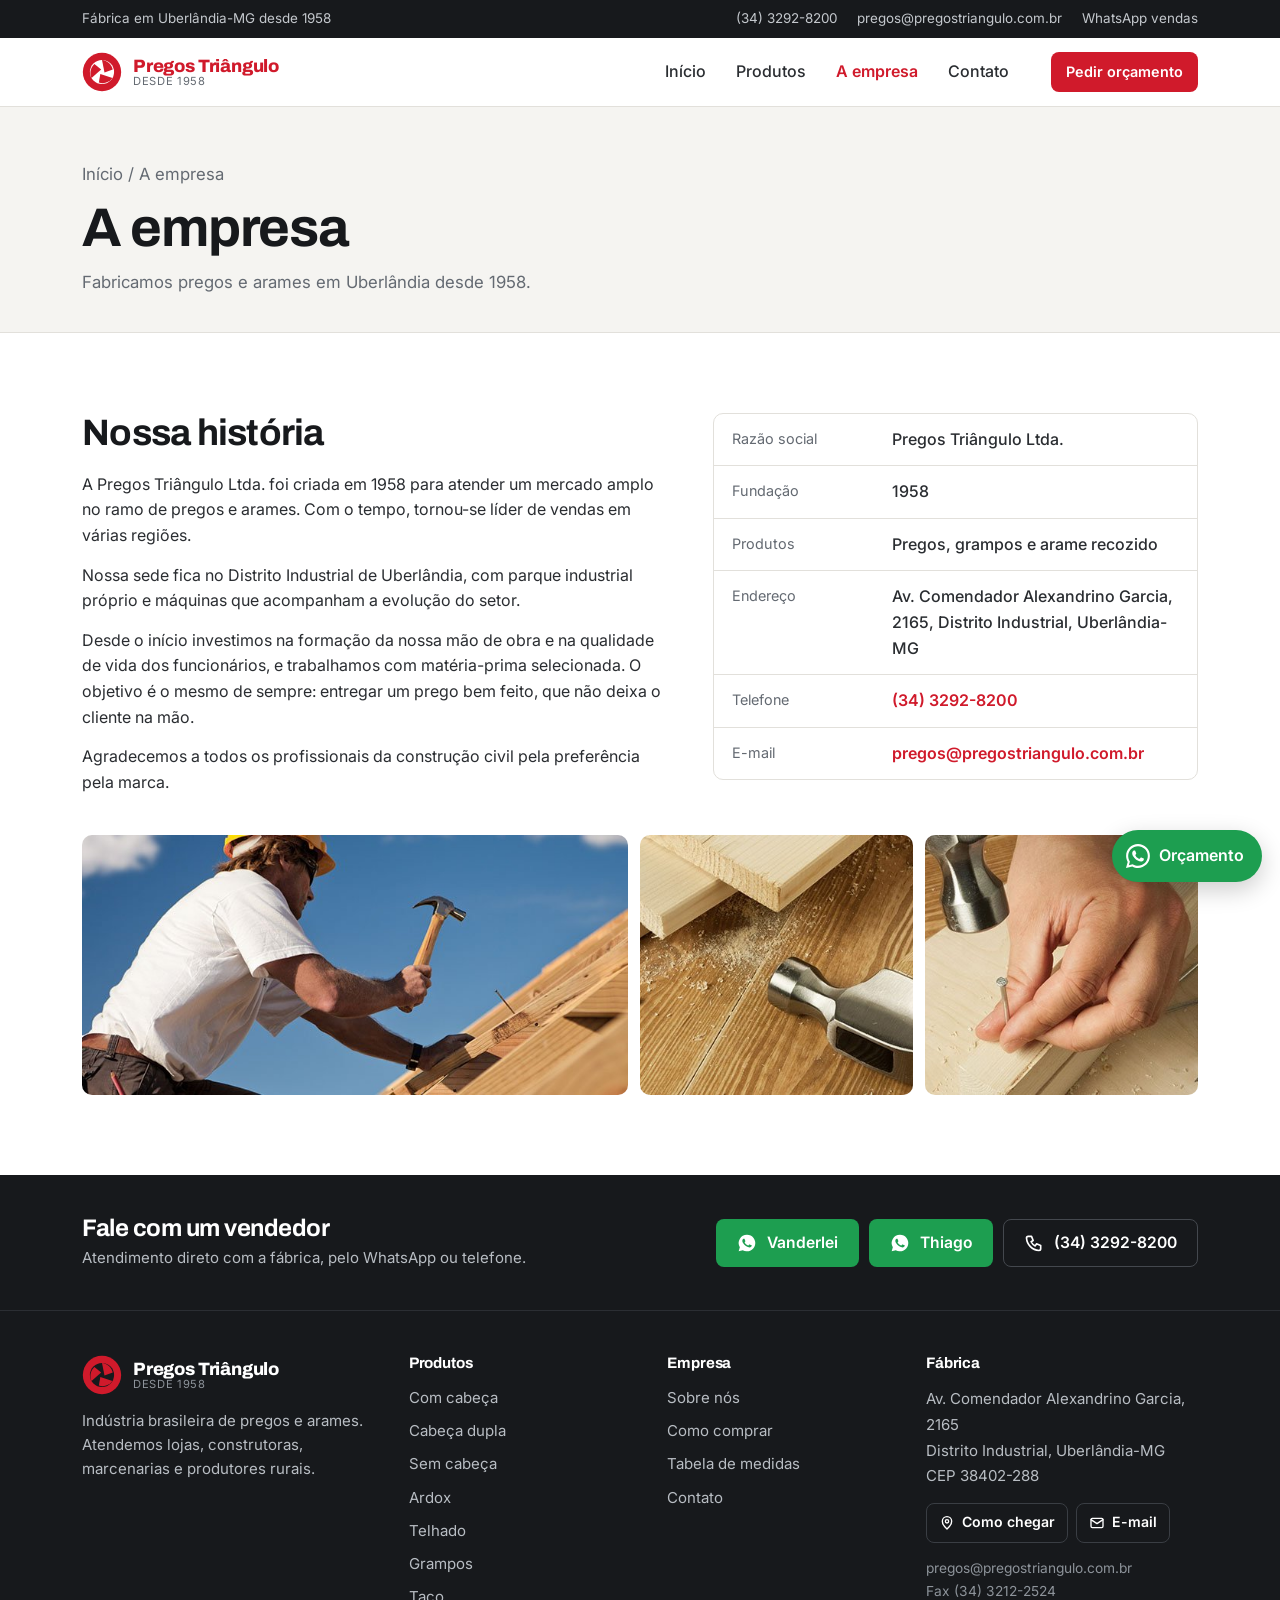
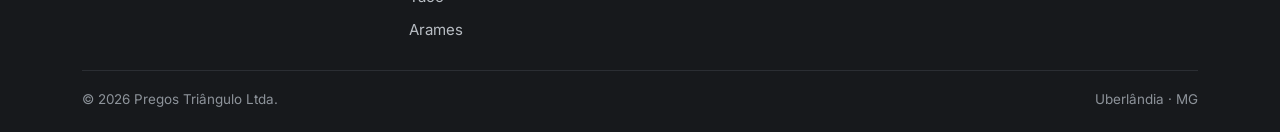
<file: empresa.html>
<!doctype html>
<html lang="pt-BR">
<head>
  <meta charset="utf-8">
  <meta name="robots" content="noindex, nofollow">
  <meta name="viewport" content="width=device-width, initial-scale=1">
  <title>A empresa | Pregos Triângulo, desde 1958</title>
  <meta name="description" content="A Pregos Triângulo fabrica pregos e arames em Uberlândia-MG desde 1958.">
  <meta name="theme-color" content="#ffffff">
  <meta property="og:type" content="website">
  <meta property="og:title" content="A empresa | Pregos Triângulo, desde 1958">
  <meta property="og:description" content="A Pregos Triângulo fabrica pregos e arames em Uberlândia-MG desde 1958.">
  <meta property="og:image" content="https://pregos-triangulo.vercel.app/img/og.jpg">
  <meta property="og:locale" content="pt_BR">
  <link rel="canonical" href="https://pregostriangulo.com.br/empresa.html">
  <link rel="icon" href="img/favicon.svg" type="image/svg+xml">
  <link rel="preconnect" href="https://fonts.googleapis.com">
  <link rel="preconnect" href="https://fonts.gstatic.com" crossorigin>
  <link href="https://fonts.googleapis.com/css2?family=Archivo:wght@600;700;800&family=Inter:wght@400;500;600;700&display=swap" rel="stylesheet">
  <link rel="stylesheet" href="css/style.css?v=87521a22">
</head>
<body>
<a class="skip" href="#conteudo">Pular para o conteúdo</a>

<div class="topbar">
  <div class="container">
    <span>Fábrica em Uberlândia-MG desde 1958</span>
    <div class="right">
      <a href="tel:+553432928200">(34) 3292-8200</a>
      <a href="mailto:pregos@pregostriangulo.com.br">pregos@pregostriangulo.com.br</a>
      <a href="https://wa.me/5534999925646" target="_blank" rel="noopener">WhatsApp vendas</a>
    </div>
  </div>
</div>
<header class="site-header">
  <div class="container header-inner">
    <a class="brand" href="index.html" aria-label="Pregos Triângulo, página inicial">
      <svg class="brand-mark" viewBox="0 0 48 48" aria-hidden="true"><circle cx="24" cy="24" r="23" fill="#d01a2b"/><circle cx="24" cy="24" r="14.5" fill="#fff"/><g fill="#d01a2b"><path d="M24 9.5c6.5.6 11.6 5.3 12.9 11.4L27 24.6z"/><path d="M24 9.5c6.5.6 11.6 5.3 12.9 11.4L27 24.6z" transform="rotate(120 24 24)"/><path d="M24 9.5c6.5.6 11.6 5.3 12.9 11.4L27 24.6z" transform="rotate(240 24 24)"/></g></svg>
      <span class="brand-name"><b>Pregos Triângulo</b><small>DESDE 1958</small></span>
    </a>
    <button class="nav-toggle" type="button" aria-expanded="false" aria-controls="menu"><span class="bars"><span></span></span><span class="txt">Menu</span></button>
    <nav class="nav" id="menu" aria-label="Principal">
      <ul>
        <li><a href="index.html">Início</a></li>
        <li><a href="produtos.html">Produtos</a></li>
        <li><a href="empresa.html" aria-current="page">A empresa</a></li>
        <li><a href="contato.html">Contato</a></li>
      </ul>
      <div class="nav-extra">
        <p class="nav-title">Produtos</p>
        <div class="nav-prods">
          <a href="produtos.html#com-cabeca">Com cabeça</a>
          <a href="produtos.html#cabeca-dupla">Cabeça dupla</a>
          <a href="produtos.html#sem-cabeca">Sem cabeça</a>
          <a href="produtos.html#ardox">Ardox</a>
          <a href="produtos.html#telhado">Telhado</a>
          <a href="produtos.html#grampos">Grampos</a>
          <a href="produtos.html#taco">Taco</a>
          <a href="produtos.html#arames">Arames</a>
        </div>
        <p class="nav-title">Fale com a fábrica</p>
        <div class="nav-contact">
          <a class="btn btn-wa" href="https://wa.me/5534999925646" target="_blank" rel="noopener"><svg viewBox="0 0 24 24" fill="currentColor" aria-hidden="true"><path d="M12 2a10 10 0 0 0-8.6 15.1L2 22l5-1.3A10 10 0 1 0 12 2zm5.3 14c-.2.6-1.3 1.2-1.8 1.3-.5 0-1 .2-3.3-.7-2.8-1.1-4.5-4-4.7-4.2-.1-.2-1.1-1.5-1.1-2.8 0-1.4.7-2 1-2.3.2-.3.5-.3.7-.3h.5c.2 0 .4 0 .6.5l.8 2c.1.2.1.3 0 .5l-.3.5-.4.4c-.1.2-.3.3-.1.6.2.3.8 1.3 1.6 2.1 1.1 1 2 1.3 2.3 1.4.3.1.5.1.6-.1l.9-1c.2-.3.4-.2.7-.1l1.9.9c.3.1.5.2.5.3.1.2.1.7-.1 1.3z"/></svg> WhatsApp Vanderlei</a>
          <a class="btn btn-wa" href="https://wa.me/5534999925626" target="_blank" rel="noopener"><svg viewBox="0 0 24 24" fill="currentColor" aria-hidden="true"><path d="M12 2a10 10 0 0 0-8.6 15.1L2 22l5-1.3A10 10 0 1 0 12 2zm5.3 14c-.2.6-1.3 1.2-1.8 1.3-.5 0-1 .2-3.3-.7-2.8-1.1-4.5-4-4.7-4.2-.1-.2-1.1-1.5-1.1-2.8 0-1.4.7-2 1-2.3.2-.3.5-.3.7-.3h.5c.2 0 .4 0 .6.5l.8 2c.1.2.1.3 0 .5l-.3.5-.4.4c-.1.2-.3.3-.1.6.2.3.8 1.3 1.6 2.1 1.1 1 2 1.3 2.3 1.4.3.1.5.1.6-.1l.9-1c.2-.3.4-.2.7-.1l1.9.9c.3.1.5.2.5.3.1.2.1.7-.1 1.3z"/></svg> WhatsApp Thiago</a>
          <a class="btn btn-line" href="tel:+553432928200"><svg viewBox="0 0 24 24" fill="none" stroke="currentColor" stroke-width="2" stroke-linecap="round" stroke-linejoin="round" aria-hidden="true"><path d="M5 4h4l2 5-2.5 1.5a11 11 0 0 0 5 5L15 13l5 2v4a2 2 0 0 1-2 2A16 16 0 0 1 3 6a2 2 0 0 1 2-2"/></svg> Ligar (34) 3292-8200</a>
        </div>
      </div>
    </nav>
    <a class="btn btn-red btn-sm header-cta" href="#" data-open-quote>Pedir orçamento</a>
  </div>
</header>

<main id="conteudo">
  <section class="page-head">
    <div class="container">
      <p class="crumbs"><a href="index.html">Início</a> / A empresa</p>
      <h1>A empresa</h1>
      <p>Fabricamos pregos e arames em Uberlândia desde 1958.</p>
    </div>
  </section>

  <section class="section">
    <div class="container">
      <div class="two-col">
        <div class="prose">
          <h2 style="margin-bottom:18px">Nossa história</h2>
          <p>A Pregos Triângulo Ltda. foi criada em 1958 para atender um mercado amplo no ramo de pregos e arames. Com o tempo, tornou-se líder de vendas em várias regiões.</p>
          <p>Nossa sede fica no Distrito Industrial de Uberlândia, com parque industrial próprio e máquinas que acompanham a evolução do setor.</p>
          <p>Desde o início investimos na formação da nossa mão de obra e na qualidade de vida dos funcionários, e trabalhamos com matéria-prima selecionada. O objetivo é o mesmo de sempre: entregar um prego bem feito, que não deixa o cliente na mão.</p>
          <p>Agradecemos a todos os profissionais da construção civil pela preferência pela marca.</p>
        </div>
        <div class="facts">
          <dl>
            <dt>Razão social</dt><dd>Pregos Triângulo Ltda.</dd>
            <dt>Fundação</dt><dd>1958</dd>
            <dt>Produtos</dt><dd>Pregos, grampos e arame recozido</dd>
            <dt>Endereço</dt><dd>Av. Comendador Alexandrino Garcia, 2165, Distrito Industrial, Uberlândia-MG</dd>
            <dt>Telefone</dt><dd><a href="tel:+553432928200">(34) 3292-8200</a></dd>
            <dt>E-mail</dt><dd><a href="mailto:pregos@pregostriangulo.com.br">pregos@pregostriangulo.com.br</a></dd>
          </dl>
        </div>
      </div>
      <div class="photo-strip">
        <img src="img/fotos/telhado.jpg" alt="Carpinteiro trabalhando em um telhado" loading="lazy">
        <img src="img/fotos/martelo-tabuas.jpg" alt="Martelo e pregos sobre tábuas" loading="lazy">
        <img src="img/fotos/pregando.jpg" alt="Prego sendo fixado na madeira" loading="lazy">
      </div>
    </div>
  </section>

</main>

<footer class="site-footer">
  <div class="foot-contact">
    <div class="container">
      <div>
        <h2>Fale com um vendedor</h2>
        <p>Atendimento direto com a fábrica, pelo WhatsApp ou telefone.</p>
      </div>
      <div class="foot-actions">
        <a class="btn btn-wa" href="https://wa.me/5534999925646" target="_blank" rel="noopener"><svg viewBox="0 0 24 24" fill="currentColor" aria-hidden="true"><path d="M12 2a10 10 0 0 0-8.6 15.1L2 22l5-1.3A10 10 0 1 0 12 2zm5.3 14c-.2.6-1.3 1.2-1.8 1.3-.5 0-1 .2-3.3-.7-2.8-1.1-4.5-4-4.7-4.2-.1-.2-1.1-1.5-1.1-2.8 0-1.4.7-2 1-2.3.2-.3.5-.3.7-.3h.5c.2 0 .4 0 .6.5l.8 2c.1.2.1.3 0 .5l-.3.5-.4.4c-.1.2-.3.3-.1.6.2.3.8 1.3 1.6 2.1 1.1 1 2 1.3 2.3 1.4.3.1.5.1.6-.1l.9-1c.2-.3.4-.2.7-.1l1.9.9c.3.1.5.2.5.3.1.2.1.7-.1 1.3z"/></svg> Vanderlei</a>
        <a class="btn btn-wa" href="https://wa.me/5534999925626" target="_blank" rel="noopener"><svg viewBox="0 0 24 24" fill="currentColor" aria-hidden="true"><path d="M12 2a10 10 0 0 0-8.6 15.1L2 22l5-1.3A10 10 0 1 0 12 2zm5.3 14c-.2.6-1.3 1.2-1.8 1.3-.5 0-1 .2-3.3-.7-2.8-1.1-4.5-4-4.7-4.2-.1-.2-1.1-1.5-1.1-2.8 0-1.4.7-2 1-2.3.2-.3.5-.3.7-.3h.5c.2 0 .4 0 .6.5l.8 2c.1.2.1.3 0 .5l-.3.5-.4.4c-.1.2-.3.3-.1.6.2.3.8 1.3 1.6 2.1 1.1 1 2 1.3 2.3 1.4.3.1.5.1.6-.1l.9-1c.2-.3.4-.2.7-.1l1.9.9c.3.1.5.2.5.3.1.2.1.7-.1 1.3z"/></svg> Thiago</a>
        <a class="btn btn-line" href="tel:+553432928200"><svg viewBox="0 0 24 24" fill="none" stroke="currentColor" stroke-width="2" stroke-linecap="round" stroke-linejoin="round" aria-hidden="true"><path d="M5 4h4l2 5-2.5 1.5a11 11 0 0 0 5 5L15 13l5 2v4a2 2 0 0 1-2 2A16 16 0 0 1 3 6a2 2 0 0 1 2-2"/></svg> (34) 3292-8200</a>
      </div>
    </div>
  </div>
  <div class="container">
    <div class="foot-main">
      <div class="foot-brand">
        <a class="brand" href="index.html" aria-label="Pregos Triângulo, página inicial">
          <svg class="brand-mark" viewBox="0 0 48 48" aria-hidden="true"><circle cx="24" cy="24" r="23" fill="#d01a2b"/><circle cx="24" cy="24" r="14.5" fill="#17191c"/><g fill="#d01a2b"><path d="M24 9.5c6.5.6 11.6 5.3 12.9 11.4L27 24.6z"/><path d="M24 9.5c6.5.6 11.6 5.3 12.9 11.4L27 24.6z" transform="rotate(120 24 24)"/><path d="M24 9.5c6.5.6 11.6 5.3 12.9 11.4L27 24.6z" transform="rotate(240 24 24)"/></g></svg>
          <span class="brand-name"><b>Pregos Triângulo</b><small>DESDE 1958</small></span>
        </a>
        <p class="foot-about">Indústria brasileira de pregos e arames. Atendemos lojas, construtoras, marcenarias e produtores rurais.</p>
      </div>
      <details class="foot-col foot-prods" open>
        <summary><h3>Produtos</h3></summary>
        <ul>
          <li><a href="produtos.html#com-cabeca">Com cabeça</a></li>
          <li><a href="produtos.html#cabeca-dupla">Cabeça dupla</a></li>
          <li><a href="produtos.html#sem-cabeca">Sem cabeça</a></li>
          <li><a href="produtos.html#ardox">Ardox</a></li>
          <li><a href="produtos.html#telhado">Telhado</a></li>
          <li><a href="produtos.html#grampos">Grampos</a></li>
          <li><a href="produtos.html#taco">Taco</a></li>
          <li><a href="produtos.html#arames">Arames</a></li>
        </ul>
      </details>
      <details class="foot-col" open>
        <summary><h3>Empresa</h3></summary>
        <ul>
          <li><a href="empresa.html">Sobre nós</a></li>
          <li><a href="index.html#comprar">Como comprar</a></li>
          <li><a href="produtos.html">Tabela de medidas</a></li>
          <li><a href="contato.html">Contato</a></li>
        </ul>
      </details>
      <div class="foot-factory">
        <h3>Fábrica</h3>
        <address>Av. Comendador Alexandrino Garcia, 2165<br>Distrito Industrial, Uberlândia-MG<br>CEP 38402-288</address>
        <div class="foot-links">
          <a href="https://www.google.com/maps/dir/?api=1&destination=Av.%20Comendador%20Alexandrino%20Garcia%2C%202165%2C%20Uberl%C3%A2ndia%20-%20MG%2C%2038402-288" target="_blank" rel="noopener"><svg viewBox="0 0 24 24" fill="none" stroke="currentColor" stroke-width="2" stroke-linecap="round" stroke-linejoin="round" aria-hidden="true"><path d="M12 21s-7-6.2-7-11.5A7 7 0 0 1 19 9.5C19 14.8 12 21 12 21z"/><circle cx="12" cy="9.5" r="2.5"/></svg> Como chegar</a>
          <a href="mailto:pregos@pregostriangulo.com.br"><svg viewBox="0 0 24 24" fill="none" stroke="currentColor" stroke-width="2" stroke-linecap="round" stroke-linejoin="round" aria-hidden="true"><rect x="3" y="5" width="18" height="14" rx="2"/><path d="M3 7l9 6 9-6"/></svg> E-mail</a>
        </div>
        <p class="foot-small">pregos@pregostriangulo.com.br<br>Fax (34) 3212-2524</p>
      </div>
    </div>
    <div class="foot-bottom">
      <span>© <span data-year>2026</span> Pregos Triângulo Ltda.</span>
      <span>Uberlândia · MG</span>
    </div>
  </div>
</footer>

<script src="js/catalogo.js?v=87521a22"></script>
<script src="js/ilustracoes.js?v=87521a22"></script>
<script src="js/main.js?v=87521a22"></script>
</body>
</html>
</file>
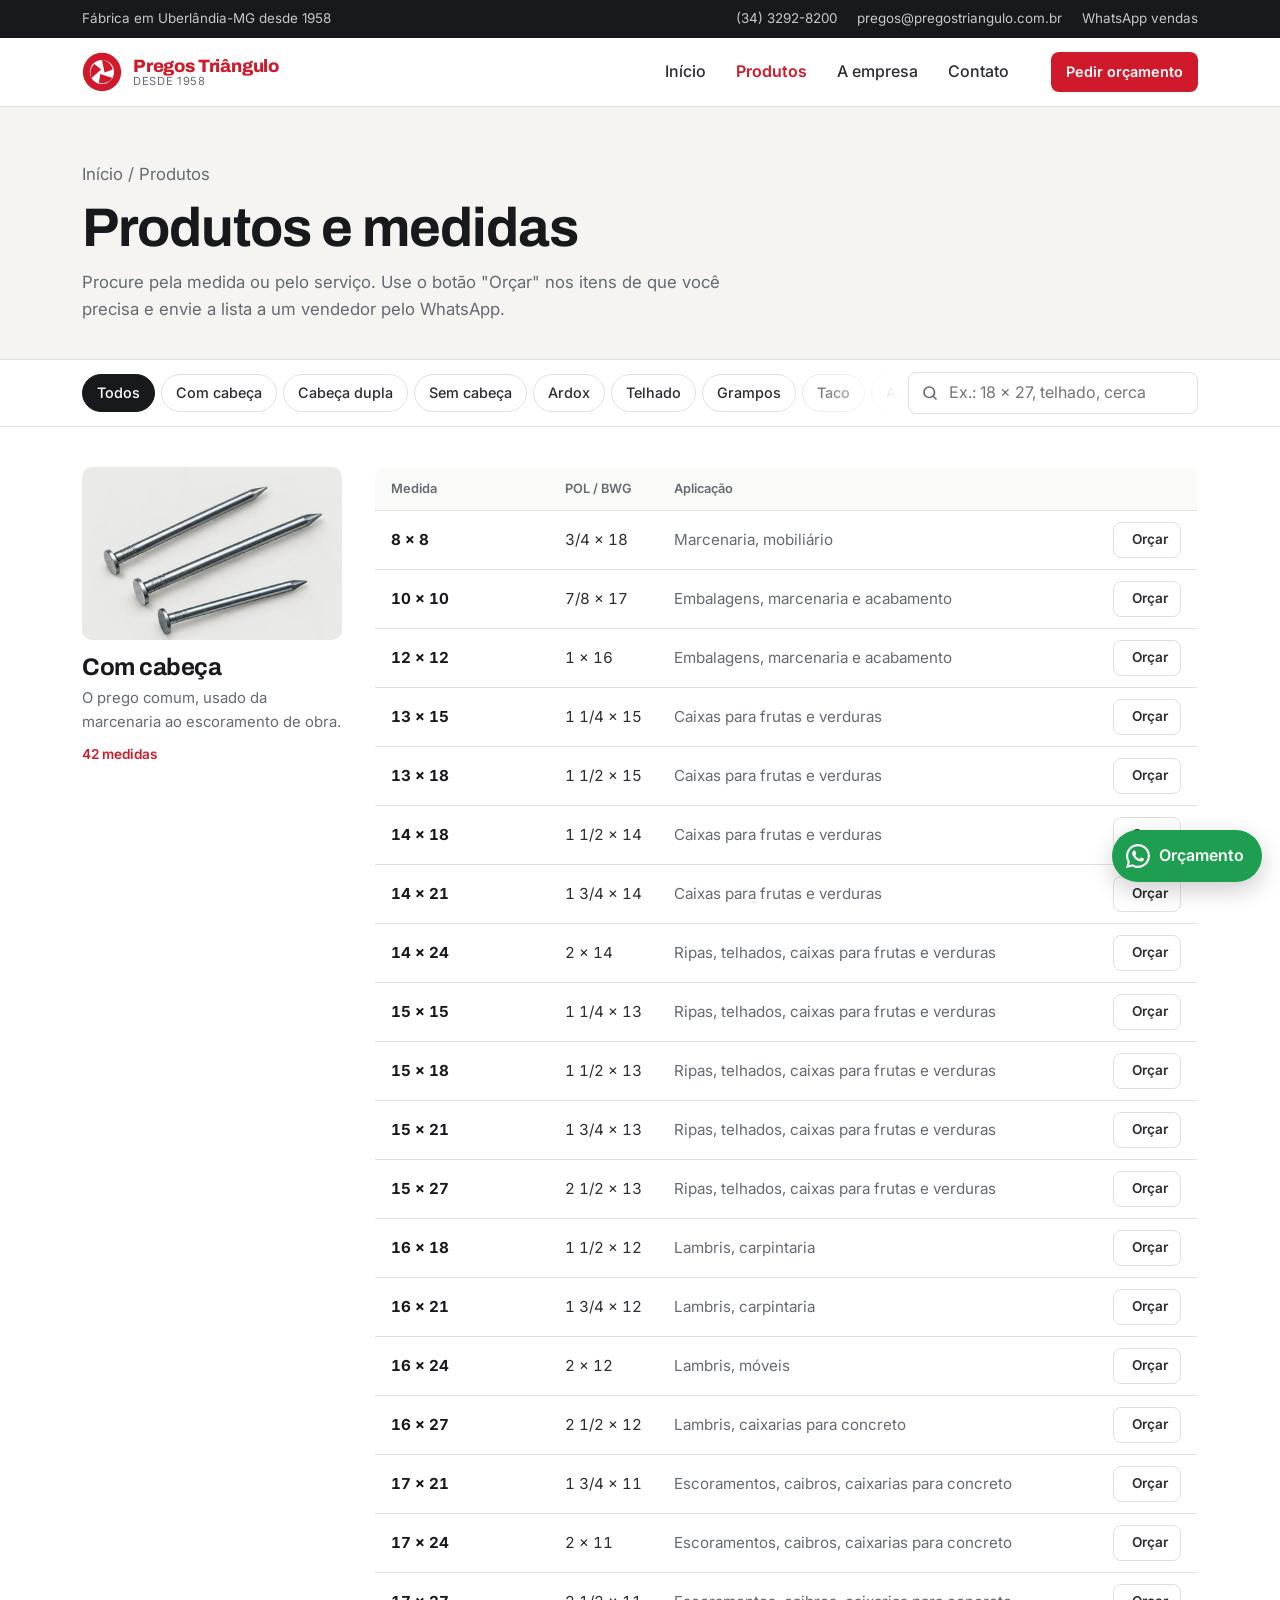
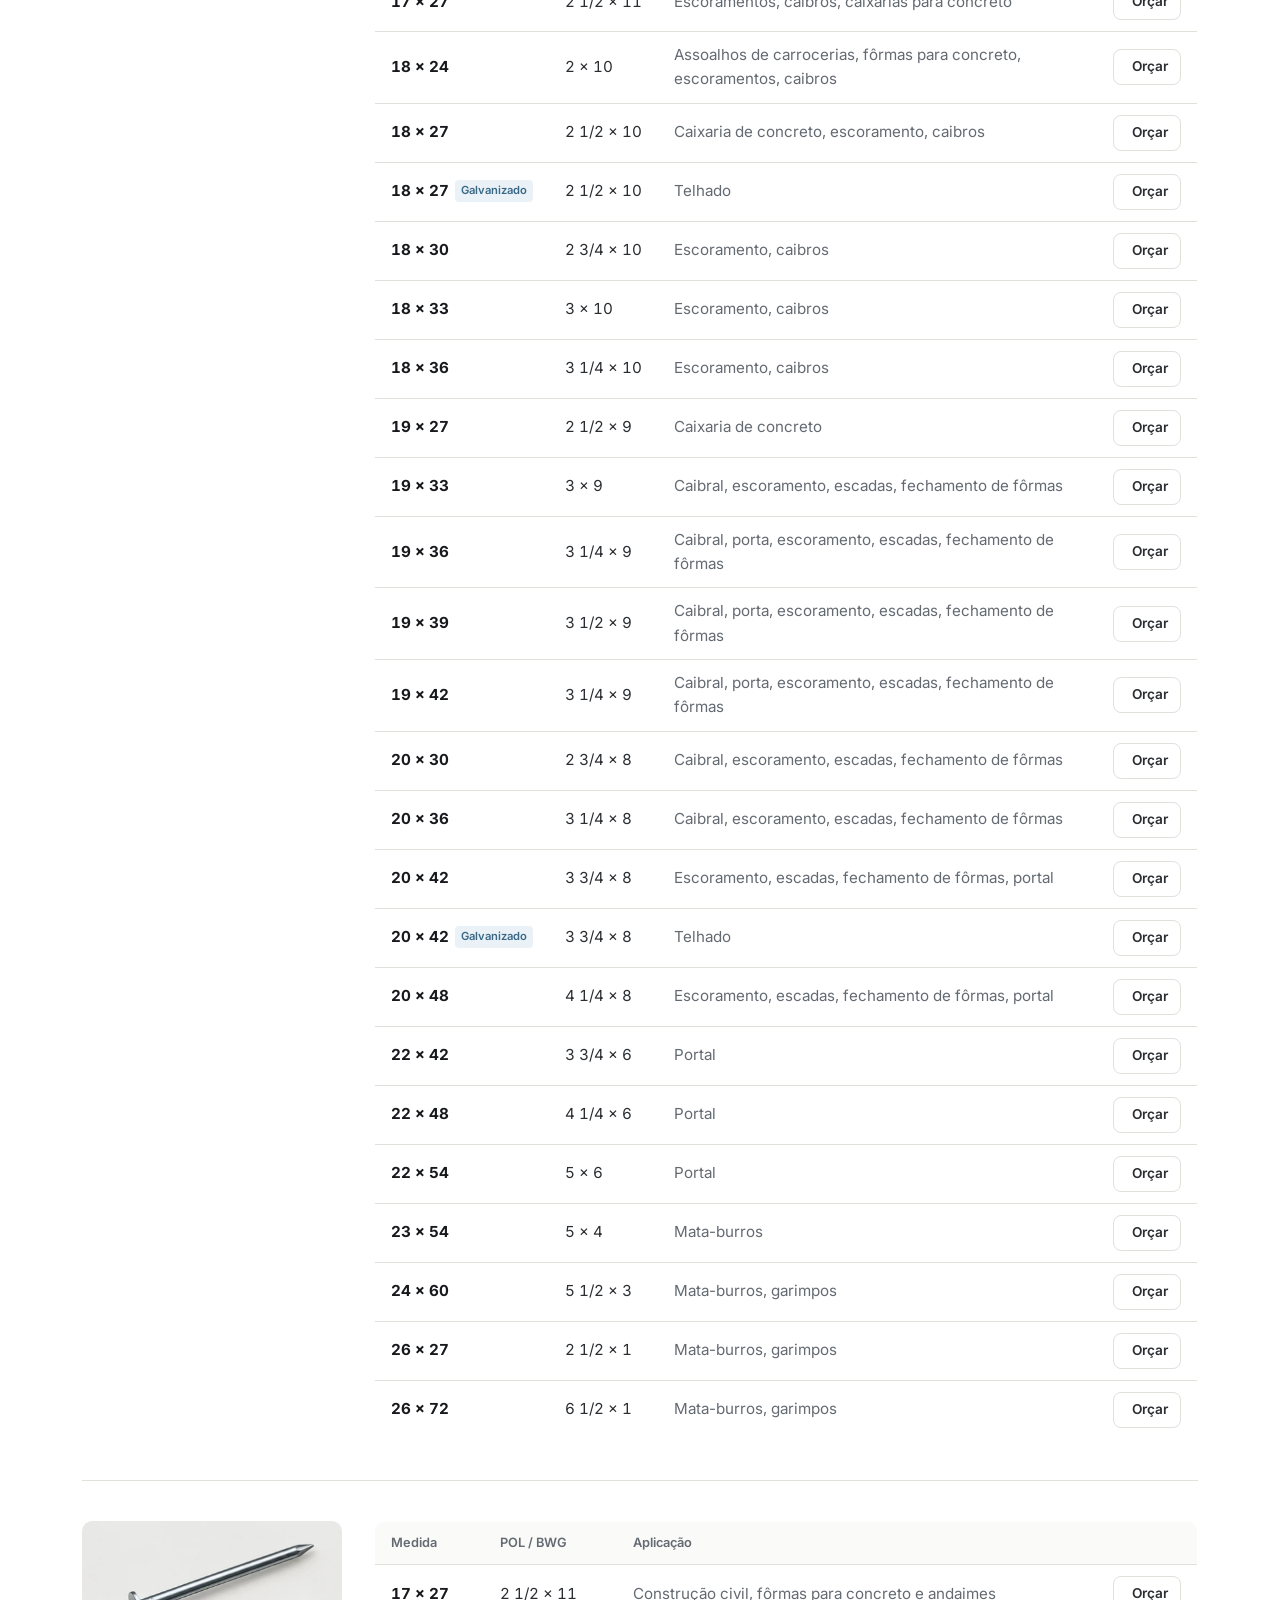
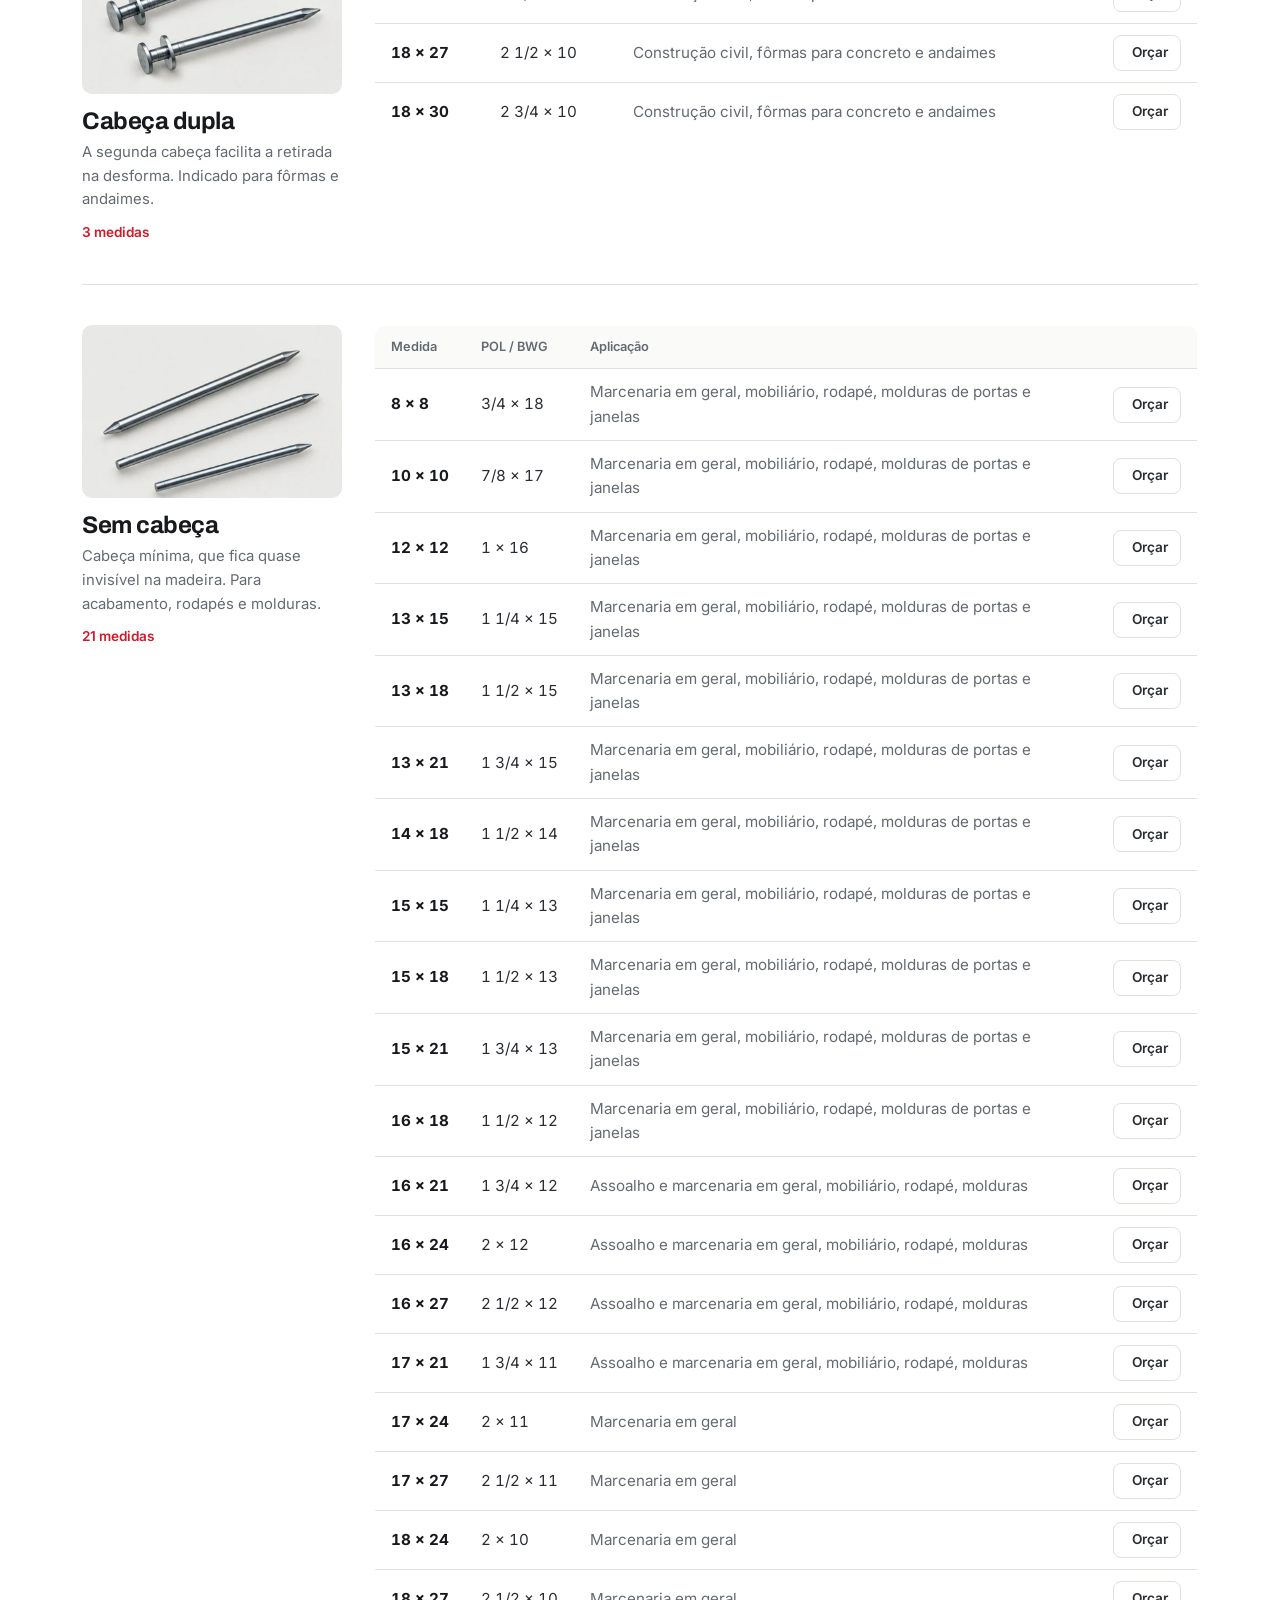
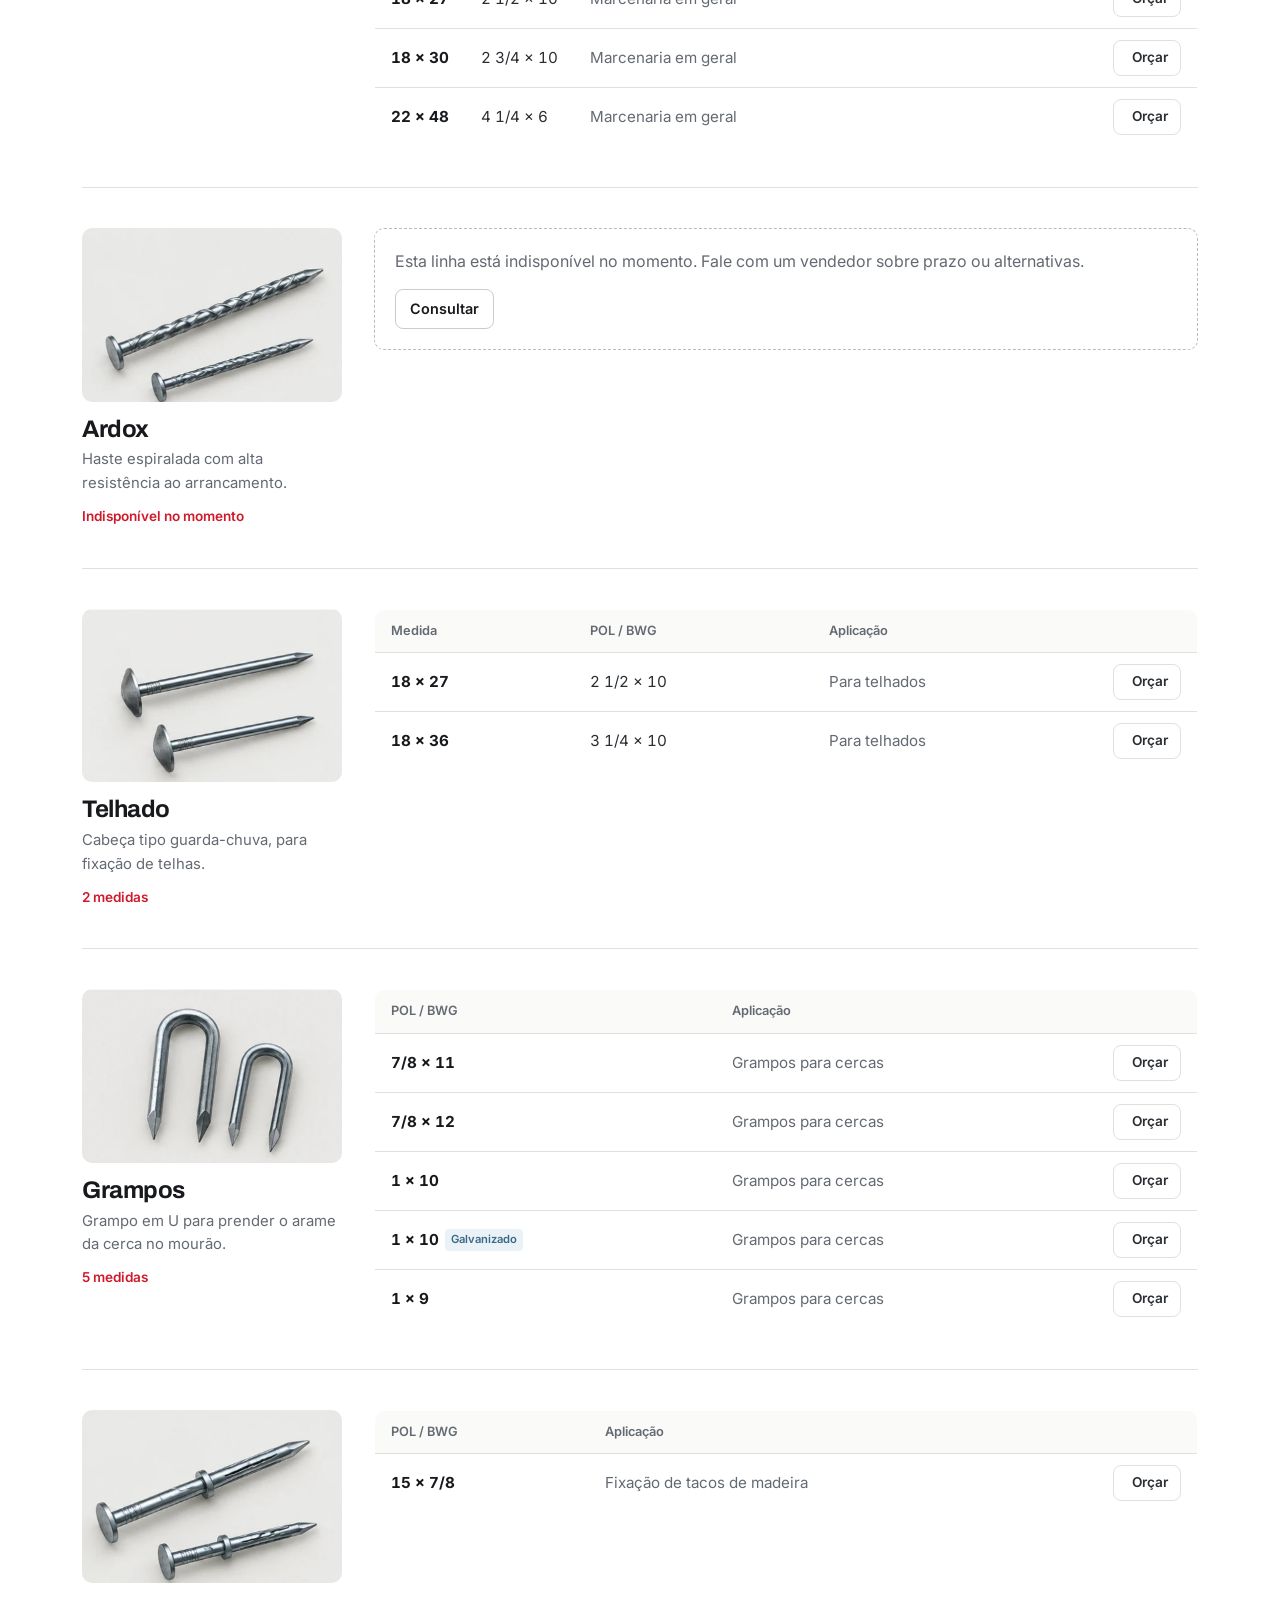
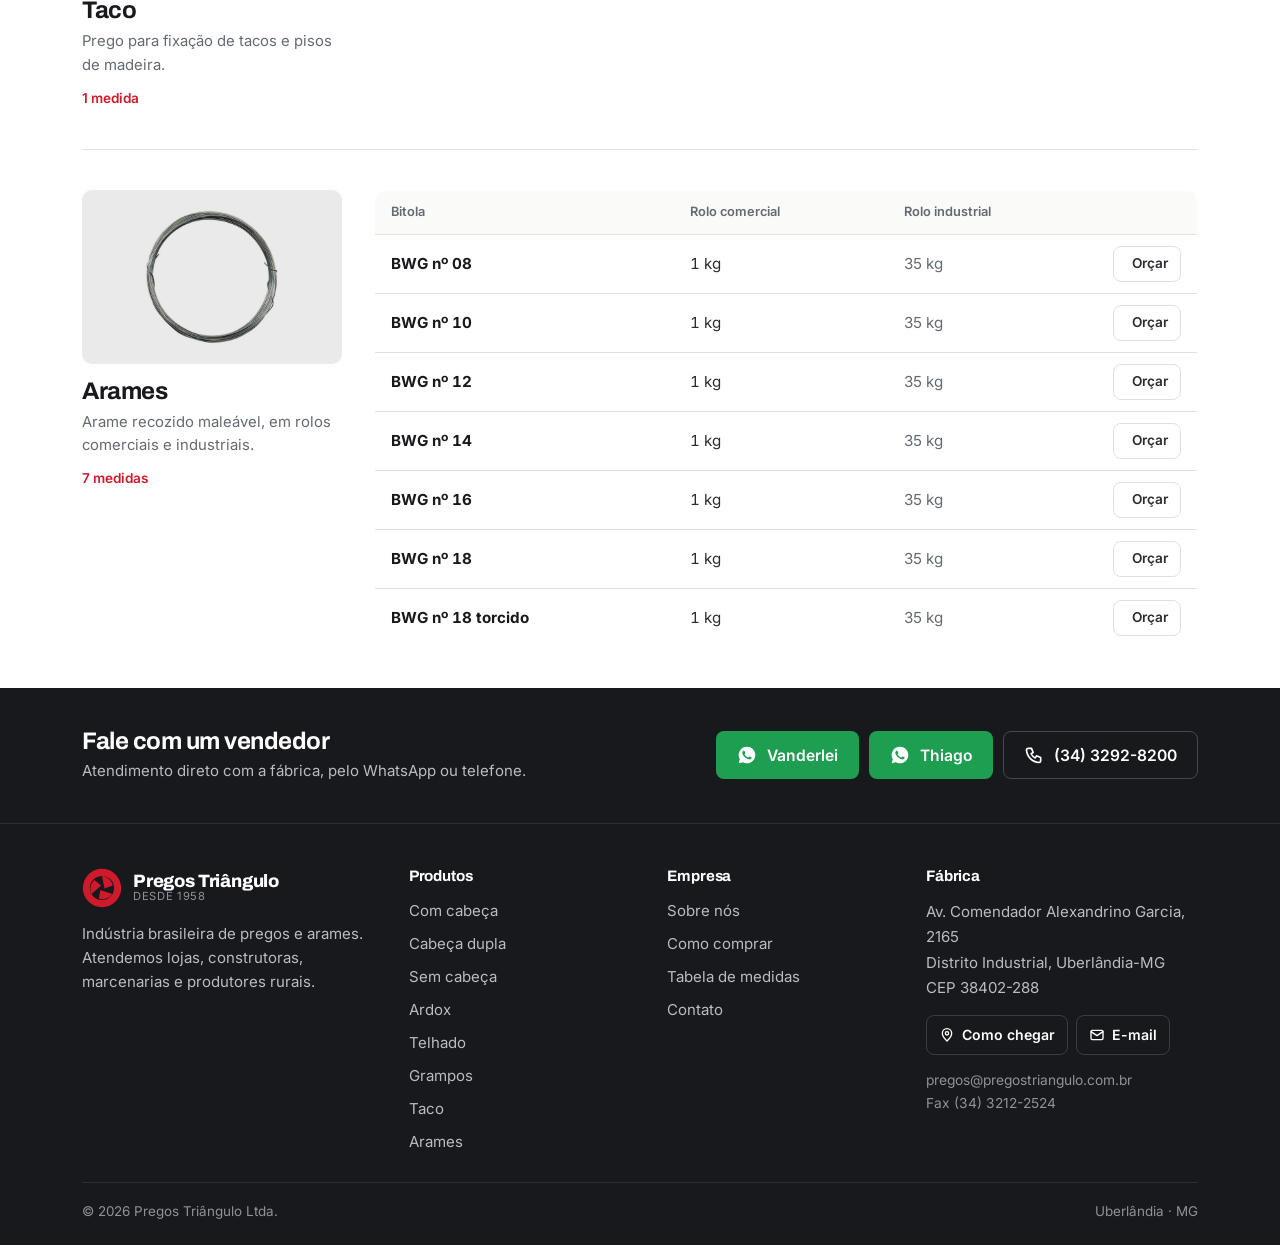
<file: produtos.html>
<!doctype html>
<html lang="pt-BR">
<head>
  <meta charset="utf-8">
  <meta name="robots" content="noindex, nofollow">
  <meta name="viewport" content="width=device-width, initial-scale=1">
  <title>Produtos e tabela de medidas | Pregos Triângulo</title>
  <meta name="description" content="Tabela de medidas, bitolas (POL/BWG) e aplicações dos pregos e arames da Pregos Triângulo. Monte sua lista e peça orçamento pelo WhatsApp.">
  <meta name="theme-color" content="#ffffff">
  <meta property="og:type" content="website">
  <meta property="og:title" content="Produtos e tabela de medidas | Pregos Triângulo">
  <meta property="og:description" content="Tabela de medidas, bitolas (POL/BWG) e aplicações dos pregos e arames da Pregos Triângulo. Monte sua lista e peça orçamento pelo WhatsApp.">
  <meta property="og:image" content="https://pregos-triangulo.vercel.app/img/og.jpg">
  <meta property="og:locale" content="pt_BR">
  <link rel="canonical" href="https://pregostriangulo.com.br/produtos.html">
  <link rel="icon" href="img/favicon.svg" type="image/svg+xml">
  <link rel="preconnect" href="https://fonts.googleapis.com">
  <link rel="preconnect" href="https://fonts.gstatic.com" crossorigin>
  <link href="https://fonts.googleapis.com/css2?family=Archivo:wght@600;700;800&family=Inter:wght@400;500;600;700&display=swap" rel="stylesheet">
  <link rel="stylesheet" href="css/style.css?v=87521a22">
</head>
<body>
<a class="skip" href="#conteudo">Pular para o conteúdo</a>

<div class="topbar">
  <div class="container">
    <span>Fábrica em Uberlândia-MG desde 1958</span>
    <div class="right">
      <a href="tel:+553432928200">(34) 3292-8200</a>
      <a href="mailto:pregos@pregostriangulo.com.br">pregos@pregostriangulo.com.br</a>
      <a href="https://wa.me/5534999925646" target="_blank" rel="noopener">WhatsApp vendas</a>
    </div>
  </div>
</div>
<header class="site-header">
  <div class="container header-inner">
    <a class="brand" href="index.html" aria-label="Pregos Triângulo, página inicial">
      <svg class="brand-mark" viewBox="0 0 48 48" aria-hidden="true"><circle cx="24" cy="24" r="23" fill="#d01a2b"/><circle cx="24" cy="24" r="14.5" fill="#fff"/><g fill="#d01a2b"><path d="M24 9.5c6.5.6 11.6 5.3 12.9 11.4L27 24.6z"/><path d="M24 9.5c6.5.6 11.6 5.3 12.9 11.4L27 24.6z" transform="rotate(120 24 24)"/><path d="M24 9.5c6.5.6 11.6 5.3 12.9 11.4L27 24.6z" transform="rotate(240 24 24)"/></g></svg>
      <span class="brand-name"><b>Pregos Triângulo</b><small>DESDE 1958</small></span>
    </a>
    <button class="nav-toggle" type="button" aria-expanded="false" aria-controls="menu"><span class="bars"><span></span></span><span class="txt">Menu</span></button>
    <nav class="nav" id="menu" aria-label="Principal">
      <ul>
        <li><a href="index.html">Início</a></li>
        <li><a href="produtos.html" aria-current="page">Produtos</a></li>
        <li><a href="empresa.html">A empresa</a></li>
        <li><a href="contato.html">Contato</a></li>
      </ul>
      <div class="nav-extra">
        <p class="nav-title">Produtos</p>
        <div class="nav-prods">
          <a href="produtos.html#com-cabeca">Com cabeça</a>
          <a href="produtos.html#cabeca-dupla">Cabeça dupla</a>
          <a href="produtos.html#sem-cabeca">Sem cabeça</a>
          <a href="produtos.html#ardox">Ardox</a>
          <a href="produtos.html#telhado">Telhado</a>
          <a href="produtos.html#grampos">Grampos</a>
          <a href="produtos.html#taco">Taco</a>
          <a href="produtos.html#arames">Arames</a>
        </div>
        <p class="nav-title">Fale com a fábrica</p>
        <div class="nav-contact">
          <a class="btn btn-wa" href="https://wa.me/5534999925646" target="_blank" rel="noopener"><svg viewBox="0 0 24 24" fill="currentColor" aria-hidden="true"><path d="M12 2a10 10 0 0 0-8.6 15.1L2 22l5-1.3A10 10 0 1 0 12 2zm5.3 14c-.2.6-1.3 1.2-1.8 1.3-.5 0-1 .2-3.3-.7-2.8-1.1-4.5-4-4.7-4.2-.1-.2-1.1-1.5-1.1-2.8 0-1.4.7-2 1-2.3.2-.3.5-.3.7-.3h.5c.2 0 .4 0 .6.5l.8 2c.1.2.1.3 0 .5l-.3.5-.4.4c-.1.2-.3.3-.1.6.2.3.8 1.3 1.6 2.1 1.1 1 2 1.3 2.3 1.4.3.1.5.1.6-.1l.9-1c.2-.3.4-.2.7-.1l1.9.9c.3.1.5.2.5.3.1.2.1.7-.1 1.3z"/></svg> WhatsApp Vanderlei</a>
          <a class="btn btn-wa" href="https://wa.me/5534999925626" target="_blank" rel="noopener"><svg viewBox="0 0 24 24" fill="currentColor" aria-hidden="true"><path d="M12 2a10 10 0 0 0-8.6 15.1L2 22l5-1.3A10 10 0 1 0 12 2zm5.3 14c-.2.6-1.3 1.2-1.8 1.3-.5 0-1 .2-3.3-.7-2.8-1.1-4.5-4-4.7-4.2-.1-.2-1.1-1.5-1.1-2.8 0-1.4.7-2 1-2.3.2-.3.5-.3.7-.3h.5c.2 0 .4 0 .6.5l.8 2c.1.2.1.3 0 .5l-.3.5-.4.4c-.1.2-.3.3-.1.6.2.3.8 1.3 1.6 2.1 1.1 1 2 1.3 2.3 1.4.3.1.5.1.6-.1l.9-1c.2-.3.4-.2.7-.1l1.9.9c.3.1.5.2.5.3.1.2.1.7-.1 1.3z"/></svg> WhatsApp Thiago</a>
          <a class="btn btn-line" href="tel:+553432928200"><svg viewBox="0 0 24 24" fill="none" stroke="currentColor" stroke-width="2" stroke-linecap="round" stroke-linejoin="round" aria-hidden="true"><path d="M5 4h4l2 5-2.5 1.5a11 11 0 0 0 5 5L15 13l5 2v4a2 2 0 0 1-2 2A16 16 0 0 1 3 6a2 2 0 0 1 2-2"/></svg> Ligar (34) 3292-8200</a>
        </div>
      </div>
    </nav>
    <a class="btn btn-red btn-sm header-cta" href="#" data-open-quote>Pedir orçamento</a>
  </div>
</header>

<main id="conteudo">
  <section class="page-head">
    <div class="container">
      <p class="crumbs"><a href="index.html">Início</a> / Produtos</p>
      <h1>Produtos e medidas</h1>
      <p>Procure pela medida ou pelo serviço. Use o botão "Orçar" nos itens de que você precisa e envie a lista a um vendedor pelo WhatsApp.</p>
    </div>
  </section>

  <div class="catalog-tools">
    <div class="container tools-row">
      <div class="chips" id="chips" role="toolbar" aria-label="Filtrar por linha"></div>
      <label class="search">
        <span class="sr-only">Buscar medida ou aplicação</span>
        <svg viewBox="0 0 24 24" fill="none" stroke="currentColor" stroke-width="2.2" stroke-linecap="round" aria-hidden="true"><circle cx="11" cy="11" r="7"/><path d="M20 20l-4-4"/></svg>
        <input type="search" id="busca" placeholder="Ex.: 18 x 27, telhado, cerca" autocomplete="off">
      </label>
    </div>
  </div>

  <div class="container">
    <div id="catalogo"></div>
    <div class="empty-state" id="vazio">
      <h3>Nenhuma medida encontrada</h3>
      <p style="margin:8px 0 20px">Algumas medidas são produzidas sob consulta. Fale com um vendedor.</p>
      <a class="btn btn-wa" href="#" data-open-quote>Perguntar no WhatsApp</a>
    </div>
  </div>

</main>

<footer class="site-footer">
  <div class="foot-contact">
    <div class="container">
      <div>
        <h2>Fale com um vendedor</h2>
        <p>Atendimento direto com a fábrica, pelo WhatsApp ou telefone.</p>
      </div>
      <div class="foot-actions">
        <a class="btn btn-wa" href="https://wa.me/5534999925646" target="_blank" rel="noopener"><svg viewBox="0 0 24 24" fill="currentColor" aria-hidden="true"><path d="M12 2a10 10 0 0 0-8.6 15.1L2 22l5-1.3A10 10 0 1 0 12 2zm5.3 14c-.2.6-1.3 1.2-1.8 1.3-.5 0-1 .2-3.3-.7-2.8-1.1-4.5-4-4.7-4.2-.1-.2-1.1-1.5-1.1-2.8 0-1.4.7-2 1-2.3.2-.3.5-.3.7-.3h.5c.2 0 .4 0 .6.5l.8 2c.1.2.1.3 0 .5l-.3.5-.4.4c-.1.2-.3.3-.1.6.2.3.8 1.3 1.6 2.1 1.1 1 2 1.3 2.3 1.4.3.1.5.1.6-.1l.9-1c.2-.3.4-.2.7-.1l1.9.9c.3.1.5.2.5.3.1.2.1.7-.1 1.3z"/></svg> Vanderlei</a>
        <a class="btn btn-wa" href="https://wa.me/5534999925626" target="_blank" rel="noopener"><svg viewBox="0 0 24 24" fill="currentColor" aria-hidden="true"><path d="M12 2a10 10 0 0 0-8.6 15.1L2 22l5-1.3A10 10 0 1 0 12 2zm5.3 14c-.2.6-1.3 1.2-1.8 1.3-.5 0-1 .2-3.3-.7-2.8-1.1-4.5-4-4.7-4.2-.1-.2-1.1-1.5-1.1-2.8 0-1.4.7-2 1-2.3.2-.3.5-.3.7-.3h.5c.2 0 .4 0 .6.5l.8 2c.1.2.1.3 0 .5l-.3.5-.4.4c-.1.2-.3.3-.1.6.2.3.8 1.3 1.6 2.1 1.1 1 2 1.3 2.3 1.4.3.1.5.1.6-.1l.9-1c.2-.3.4-.2.7-.1l1.9.9c.3.1.5.2.5.3.1.2.1.7-.1 1.3z"/></svg> Thiago</a>
        <a class="btn btn-line" href="tel:+553432928200"><svg viewBox="0 0 24 24" fill="none" stroke="currentColor" stroke-width="2" stroke-linecap="round" stroke-linejoin="round" aria-hidden="true"><path d="M5 4h4l2 5-2.5 1.5a11 11 0 0 0 5 5L15 13l5 2v4a2 2 0 0 1-2 2A16 16 0 0 1 3 6a2 2 0 0 1 2-2"/></svg> (34) 3292-8200</a>
      </div>
    </div>
  </div>
  <div class="container">
    <div class="foot-main">
      <div class="foot-brand">
        <a class="brand" href="index.html" aria-label="Pregos Triângulo, página inicial">
          <svg class="brand-mark" viewBox="0 0 48 48" aria-hidden="true"><circle cx="24" cy="24" r="23" fill="#d01a2b"/><circle cx="24" cy="24" r="14.5" fill="#17191c"/><g fill="#d01a2b"><path d="M24 9.5c6.5.6 11.6 5.3 12.9 11.4L27 24.6z"/><path d="M24 9.5c6.5.6 11.6 5.3 12.9 11.4L27 24.6z" transform="rotate(120 24 24)"/><path d="M24 9.5c6.5.6 11.6 5.3 12.9 11.4L27 24.6z" transform="rotate(240 24 24)"/></g></svg>
          <span class="brand-name"><b>Pregos Triângulo</b><small>DESDE 1958</small></span>
        </a>
        <p class="foot-about">Indústria brasileira de pregos e arames. Atendemos lojas, construtoras, marcenarias e produtores rurais.</p>
      </div>
      <details class="foot-col foot-prods" open>
        <summary><h3>Produtos</h3></summary>
        <ul>
          <li><a href="produtos.html#com-cabeca">Com cabeça</a></li>
          <li><a href="produtos.html#cabeca-dupla">Cabeça dupla</a></li>
          <li><a href="produtos.html#sem-cabeca">Sem cabeça</a></li>
          <li><a href="produtos.html#ardox">Ardox</a></li>
          <li><a href="produtos.html#telhado">Telhado</a></li>
          <li><a href="produtos.html#grampos">Grampos</a></li>
          <li><a href="produtos.html#taco">Taco</a></li>
          <li><a href="produtos.html#arames">Arames</a></li>
        </ul>
      </details>
      <details class="foot-col" open>
        <summary><h3>Empresa</h3></summary>
        <ul>
          <li><a href="empresa.html">Sobre nós</a></li>
          <li><a href="index.html#comprar">Como comprar</a></li>
          <li><a href="produtos.html">Tabela de medidas</a></li>
          <li><a href="contato.html">Contato</a></li>
        </ul>
      </details>
      <div class="foot-factory">
        <h3>Fábrica</h3>
        <address>Av. Comendador Alexandrino Garcia, 2165<br>Distrito Industrial, Uberlândia-MG<br>CEP 38402-288</address>
        <div class="foot-links">
          <a href="https://www.google.com/maps/dir/?api=1&destination=Av.%20Comendador%20Alexandrino%20Garcia%2C%202165%2C%20Uberl%C3%A2ndia%20-%20MG%2C%2038402-288" target="_blank" rel="noopener"><svg viewBox="0 0 24 24" fill="none" stroke="currentColor" stroke-width="2" stroke-linecap="round" stroke-linejoin="round" aria-hidden="true"><path d="M12 21s-7-6.2-7-11.5A7 7 0 0 1 19 9.5C19 14.8 12 21 12 21z"/><circle cx="12" cy="9.5" r="2.5"/></svg> Como chegar</a>
          <a href="mailto:pregos@pregostriangulo.com.br"><svg viewBox="0 0 24 24" fill="none" stroke="currentColor" stroke-width="2" stroke-linecap="round" stroke-linejoin="round" aria-hidden="true"><rect x="3" y="5" width="18" height="14" rx="2"/><path d="M3 7l9 6 9-6"/></svg> E-mail</a>
        </div>
        <p class="foot-small">pregos@pregostriangulo.com.br<br>Fax (34) 3212-2524</p>
      </div>
    </div>
    <div class="foot-bottom">
      <span>© <span data-year>2026</span> Pregos Triângulo Ltda.</span>
      <span>Uberlândia · MG</span>
    </div>
  </div>
</footer>

<script src="js/catalogo.js?v=87521a22"></script>
<script src="js/ilustracoes.js?v=87521a22"></script>
<script src="js/main.js?v=87521a22"></script>
<script>
  (function () {
    const chips = document.getElementById('chips');
    const alvo = document.getElementById('catalogo');
    const busca = document.getElementById('busca');
    const vazio = document.getElementById('vazio');
    const plus = '<svg viewBox="0 0 24 24" fill="none" stroke="currentColor" stroke-width="2.6" stroke-linecap="round" aria-hidden="true"><path d="M12 5v14M5 12h14"/></svg>';
    const check = '<svg viewBox="0 0 24 24" fill="none" stroke="currentColor" stroke-width="2.6" stroke-linecap="round" stroke-linejoin="round" aria-hidden="true"><path d="M5 12l5 5L20 7"/></svg>';
    let filtro = 'todos';

    const norm = s => s.toLowerCase().normalize('NFD').replace(/[̀-ͯ]/g, '').replace(/\s+/g, ' ');

    chips.innerHTML =
      `<button class="chip" type="button" data-cat="todos" aria-pressed="true">Todos</button>` +
      CATALOGO.map(c => `<button class="chip" type="button" data-cat="${c.id}" aria-pressed="false">${c.nome}</button>`).join('');

    // Primeira coluna = medida (destaque), última = aplicação, as do meio = bitola
    function linha(c, it) {
      const galv = /galvanizado/i.test(it[0]);
      const medida = it[0].replace(/ Galvanizado/i, '');
      const rotulo = galv ? `${medida} galvanizado` : medida;
      const added = Orcamento.has(c.nome, rotulo);
      const meio = it.slice(1, -1).map((v, i) => `<td class="pol" data-label="${c.colunas[i + 1]}">${v}</td>`).join('');
      const ultima = it.length > 1 ? `<td class="app">${it[it.length - 1]}</td>` : '';
      return `<tr>
        <td>${medida}${galv ? '<span class="galv">Galvanizado</span>' : ''}</td>${meio}${ultima}
        <td class="act"><button class="add-btn ${added ? 'added' : ''}" type="button" data-cat="${c.nome}" data-med="${rotulo}" aria-label="Adicionar ${c.nome} ${rotulo} ao orçamento">${added ? check + 'Na lista' : plus + 'Orçar'}</button></td>
      </tr>`;
    }

    function lado(c) {
      const qtd = c.indisponivel ? 'Indisponível no momento' : c.itens.length + (c.itens.length === 1 ? ' medida' : ' medidas');
      return `<div class="cat-side">
        <div class="prod-img">${imagemProduto(c.id, 'Pregos ' + c.nome)}</div>
        <div><h2 style="font-size:1.5rem">${c.nome}</h2><p>${c.resumo}</p><p class="count">${qtd}</p></div>
      </div>`;
    }

    function render() {
      const q = norm(busca.value.trim());
      let total = 0;
      alvo.innerHTML = CATALOGO.filter(c => filtro === 'todos' || c.id === filtro).map(c => {
        if (c.indisponivel) {
          if (q && !norm(c.nome).includes(q)) return '';
          total++;
          return `<section class="cat-block" id="${c.id}">${lado(c)}
            <div class="unavailable"><p>Esta linha está indisponível no momento. Fale com um vendedor sobre prazo ou alternativas.</p><a class="btn btn-line btn-sm" href="#" data-open-quote>Consultar</a></div>
          </section>`;
        }
        const itens = c.itens.filter(it => !q || norm(c.nome + ' ' + c.uso + ' ' + it.join(' ')).includes(q));
        if (!itens.length) return '';
        total += itens.length;
        return `<section class="cat-block" id="${c.id}">${lado(c)}
          <table class="spec-table">
            <thead><tr>${c.colunas.map(h => `<th scope="col">${h}</th>`).join('')}<th><span class="sr-only">Orçar</span></th></tr></thead>
            <tbody>${itens.map(it => linha(c, it)).join('')}</tbody>
          </table>
        </section>`;
      }).join('');
      vazio.classList.toggle('show', total === 0);
      alvo.querySelectorAll('[data-open-quote]').forEach(el => el.addEventListener('click', e => { e.preventDefault(); Orcamento.open(); }));
    }

    function selecionar(id, rolar) {
      filtro = id;
      chips.querySelectorAll('.chip').forEach(c => c.setAttribute('aria-pressed', c.dataset.cat === id));
      const ativo = chips.querySelector(`[data-cat="${id}"]`);
      // Só rola a faixa se o filtro escolhido estiver fora da área visível
      if (ativo) {
        const ini = ativo.offsetLeft - chips.offsetLeft, fim = ini + ativo.offsetWidth;
        if (ini < chips.scrollLeft || fim > chips.scrollLeft + chips.clientWidth) {
          chips.scrollLeft = ini - (chips.clientWidth - ativo.offsetWidth) / 2;
        }
      }
      render();
      if (rolar) window.scrollTo({ top: document.querySelector('.catalog-tools').offsetTop - 68, behavior: 'smooth' });
    }

    // Arrastar com o mouse e rolar com a rodinha (no desktop a barra fica escondida)
    let arrasto = null, arrastou = false;
    chips.addEventListener('pointerdown', e => {
      if (e.pointerType !== 'mouse' || e.button !== 0) return;
      arrasto = { x: e.clientX, scroll: chips.scrollLeft };
      arrastou = false;
    });
    window.addEventListener('pointermove', e => {
      if (!arrasto) return;
      const dx = e.clientX - arrasto.x;
      if (Math.abs(dx) > 4) { arrastou = true; chips.classList.add('arrastando'); }
      if (arrastou) chips.scrollLeft = arrasto.scroll - dx;
    });
    window.addEventListener('pointerup', () => { arrasto = null; chips.classList.remove('arrastando'); });
    chips.addEventListener('wheel', e => {
      if (Math.abs(e.deltaY) <= Math.abs(e.deltaX) || chips.scrollWidth <= chips.clientWidth) return;
      const antes = chips.scrollLeft;
      chips.scrollLeft += e.deltaY;
      if (chips.scrollLeft !== antes) e.preventDefault();
    }, { passive: false });
    function atualizarSombras() {
      chips.classList.toggle('mais-esq', chips.scrollLeft > 2);
      chips.classList.toggle('mais-dir', chips.scrollLeft + chips.clientWidth < chips.scrollWidth - 2);
    }
    chips.addEventListener('scroll', atualizarSombras, { passive: true });
    window.addEventListener('resize', atualizarSombras);

    chips.addEventListener('click', e => {
      if (arrastou) { e.preventDefault(); arrastou = false; return; }
      const b = e.target.closest('.chip');
      if (!b) return;
      history.replaceState(null, '', b.dataset.cat === 'todos' ? location.pathname : '#' + b.dataset.cat);
      selecionar(b.dataset.cat, true);
    });

    busca.addEventListener('input', render);

    alvo.addEventListener('click', e => {
      const b = e.target.closest('.add-btn');
      if (!b) return;
      if (b.classList.contains('added')) { Orcamento.open(); return; }
      Orcamento.add({ categoria: b.dataset.cat, medida: b.dataset.med });
    });

    document.addEventListener('orcamento:change', render);

    // Links do menu/rodapé (produtos.html#telhado) filtram a linha
    function pelaUrl() {
      const id = location.hash.slice(1);
      selecionar(CATALOGO.some(c => c.id === id) ? id : 'todos', false);
    }
    window.addEventListener('hashchange', pelaUrl);
    pelaUrl();
    atualizarSombras();
  })();
</script>
</body>
</html>
</file>
<file: css/style.css>
/* Pregos Triângulo */
:root {
  --red: #d01a2b;
  --red-dark: #a51221;
  --ink: #17191c;
  --text: #2a2d31;
  --muted: #646a72;
  --line: #e2e0db;
  --paper: #f5f4f1;
  --stone: #ecebe7;
  --white: #fff;
  --wa: #1d9e50;
  --wa-dark: #16803f;

  --font-head: 'Archivo', system-ui, sans-serif;
  --font-body: 'Inter', system-ui, sans-serif;
  --radius: 8px;
  --container: 1180px;
  --gutter: 20px;
  --header-h: 68px;
}
@media (min-width: 768px) { :root { --gutter: 32px; } }

*, *::before, *::after { box-sizing: border-box; }
html { scroll-padding-top: calc(var(--header-h) + 20px); -webkit-text-size-adjust: 100%; }
body { margin: 0; font-family: var(--font-body); font-size: 16px; line-height: 1.6; color: var(--text); background: var(--white); -webkit-font-smoothing: antialiased; }
img, svg { display: block; max-width: 100%; }
a { color: inherit; }
button, input, select, textarea { font: inherit; color: inherit; }
:focus-visible { outline: 3px solid var(--red); outline-offset: 2px; }
.container { width: 100%; max-width: var(--container); margin: 0 auto; padding: 0 var(--gutter); }
.sr-only { position: absolute; width: 1px; height: 1px; overflow: hidden; clip: rect(0 0 0 0); white-space: nowrap; }
.skip { position: absolute; left: 8px; top: -60px; z-index: 200; background: var(--ink); color: #fff; padding: 10px 14px; border-radius: var(--radius); }
.skip:focus { top: 8px; }

h1, h2, h3 { font-family: var(--font-head); color: var(--ink); font-weight: 700; letter-spacing: -0.02em; line-height: 1.12; margin: 0; }
h1 { font-size: clamp(2.1rem, 5vw, 3.4rem); }
h2 { font-size: clamp(1.6rem, 3.4vw, 2.3rem); }
h3 { font-size: 1.12rem; letter-spacing: -0.01em; }
p { margin: 0; }
.muted { color: var(--muted); }
.text-link { color: var(--red); font-weight: 600; text-decoration: none; white-space: nowrap; }
.text-link:hover { text-decoration: underline; }

/* Botões */
.btn {
  display: inline-flex; align-items: center; justify-content: center; gap: 10px;
  min-height: 48px; padding: 0 20px; border-radius: var(--radius);
  font-weight: 600; font-size: .98rem; text-decoration: none; cursor: pointer;
  border: 1.5px solid transparent; transition: background .15s, color .15s, border-color .15s;
}
.btn svg { width: 20px; height: 20px; flex: none; }
.btn-red { background: var(--red); color: #fff; }
.btn-red:hover { background: var(--red-dark); }
.btn-dark { background: var(--ink); color: #fff; }
.btn-dark:hover { background: #000; }
.btn-wa { background: var(--wa); color: #fff; }
.btn-wa:hover { background: var(--wa-dark); }
.btn-line { border-color: #cfccc5; background: var(--white); color: var(--ink); }
.btn-line:hover { border-color: var(--ink); }
.btn-sm { min-height: 40px; padding: 0 14px; font-size: .9rem; }

/* Barra superior */
.topbar { background: var(--ink); color: #c4c8cd; font-size: .84rem; }
.topbar .container { display: flex; gap: 24px; align-items: center; height: 38px; }
.topbar a { text-decoration: none; }
.topbar a:hover { color: #fff; }
.topbar .right { margin-left: auto; display: flex; gap: 20px; }
@media (max-width: 900px) { .topbar { display: none; } }

/* Header */
.site-header { position: sticky; top: 0; z-index: 50; background: var(--white); border-bottom: 1px solid var(--line); }
.header-inner { display: flex; align-items: center; gap: 28px; height: var(--header-h); }
.brand { display: flex; align-items: center; gap: 11px; text-decoration: none; flex: none; }
.brand-mark { width: 40px; height: 40px; }
.brand-name { display: flex; flex-direction: column; line-height: 1.05; }
.brand-name b { font-family: var(--font-head); font-weight: 800; font-size: 1.12rem; color: var(--red); letter-spacing: -.01em; }
.brand-name small { font-size: .7rem; color: var(--muted); letter-spacing: .06em; }
.nav { margin-left: auto; }
.nav ul { display: flex; gap: 2px; list-style: none; margin: 0; padding: 0; }
.nav a { display: block; padding: 8px 14px; border-radius: var(--radius); text-decoration: none; font-weight: 500; color: var(--text); }
.nav a:hover { background: var(--paper); }
.nav a[aria-current="page"] { color: var(--red); font-weight: 600; }
.header-cta { flex: none; }
.nav-toggle { display: none; margin-left: auto; height: 44px; padding: 0 12px; border: 1px solid var(--line); border-radius: var(--radius); background: var(--white); cursor: pointer; align-items: center; gap: 8px; font-weight: 600; font-size: .9rem; }
.nav-toggle .bars { width: 18px; height: 12px; position: relative; }
.nav-toggle .bars::before, .nav-toggle .bars::after, .nav-toggle .bars span { content: ''; position: absolute; left: 0; right: 0; height: 2px; background: var(--ink); transition: transform .2s, opacity .2s; }
.nav-toggle .bars::before { top: 0; }
.nav-toggle .bars span { top: 5px; }
.nav-toggle .bars::after { bottom: 0; }
.nav-open .nav-toggle .bars::before { transform: translateY(5px) rotate(45deg); }
.nav-open .nav-toggle .bars span { opacity: 0; }
.nav-open .nav-toggle .bars::after { transform: translateY(-5px) rotate(-45deg); }
.nav-extra { display: none; }

@media (max-width: 900px) {
  .nav-toggle { display: inline-flex; }
  .header-cta { display: none; }
  .nav {
    display: none; position: fixed; top: var(--header-h); left: 0; right: 0; bottom: 0;
    background: var(--white); overflow-y: auto; padding: 8px var(--gutter) 32px; z-index: 49;
  }
  .nav-open .nav { display: block; }
  .nav-open { overflow: hidden; }
  .nav ul { flex-direction: column; gap: 0; }
  .nav ul a { padding: 15px 0; border-bottom: 1px solid var(--line); border-radius: 0; font-size: 1.15rem; font-weight: 600; }
  .nav ul a:hover { background: none; }
  .nav-extra { display: block; margin-top: 24px; }
  .nav-extra .nav-title { margin: 0 0 10px; font-weight: 600; font-size: .78rem; color: var(--muted); letter-spacing: .06em; text-transform: uppercase; }
  .nav-prods { display: grid; grid-template-columns: 1fr 1fr; gap: 8px; margin-bottom: 24px; }
  .nav-prods a { padding: 11px 12px; background: var(--paper); border-radius: var(--radius); text-decoration: none; font-size: .95rem; font-weight: 500; }
  .nav-contact { display: grid; gap: 10px; }
}

/* Hero */
.hero { background: var(--paper); border-bottom: 1px solid var(--line); }
.hero-grid { display: grid; grid-template-columns: 1.05fr 1fr; gap: 56px; align-items: center; padding-block: 64px; }
.hero h1 { max-width: 15ch; }
.hero p.intro { margin-top: 20px; font-size: 1.12rem; color: var(--muted); max-width: 52ch; }
.hero-actions { display: flex; flex-wrap: wrap; gap: 12px; margin-top: 30px; }
.hero-note { margin-top: 22px; font-size: .92rem; color: var(--muted); }
.hero-note a { color: var(--ink); font-weight: 600; text-decoration: none; }
.hero-photo { border-radius: 12px; overflow: hidden; aspect-ratio: 5 / 4; background: var(--stone); }
.hero-photo img { width: 100%; height: 100%; object-fit: cover; }
@media (max-width: 860px) {
  .hero-grid { grid-template-columns: 1fr; gap: 28px; padding-block: 28px 40px; }
  .hero-photo { aspect-ratio: 16 / 9; order: -1; }
  .hero-actions .btn { flex: 1 1 100%; }
}

/* Seções */
.section { padding: 80px 0; }
.section-alt { background: var(--paper); }
.section-head { display: flex; flex-wrap: wrap; justify-content: space-between; align-items: end; gap: 12px 32px; margin-bottom: 32px; }
.section-head p { color: var(--muted); max-width: 56ch; margin-top: 8px; }
@media (max-width: 760px) { .section { padding: 56px 0; } }

/* Cards de produto */
.prod-grid { display: grid; grid-template-columns: repeat(4, 1fr); gap: 20px; }
.prod-card { display: flex; flex-direction: column; text-decoration: none; border: 1px solid var(--line); border-radius: 10px; overflow: hidden; background: var(--white); transition: border-color .15s, box-shadow .15s; }
.prod-card:hover { border-color: #c9c6bf; box-shadow: 0 6px 20px rgba(0,0,0,.06); }
.prod-img { aspect-ratio: 3 / 2; background: var(--stone); position: relative; }
.prod-img svg, .prod-img img { width: 100%; height: 100%; object-fit: cover; }
.prod-info { padding: 14px 16px 16px; display: flex; flex-direction: column; gap: 4px; flex: 1; }
.prod-info p { font-size: .9rem; color: var(--muted); line-height: 1.45; }
.prod-info .meta { margin-top: auto; padding-top: 10px; font-size: .84rem; font-weight: 600; color: var(--red); }
.tag { position: absolute; top: 10px; left: 10px; background: var(--white); border: 1px solid var(--line); color: var(--muted); font-size: .74rem; font-weight: 600; padding: 3px 8px; border-radius: 99px; }
@media (max-width: 1000px) { .prod-grid { grid-template-columns: repeat(2, 1fr); } }
@media (max-width: 480px) {
  .prod-grid { gap: 12px; }
  .prod-info { padding: 10px 12px 12px; }
  .prod-info p { display: none; }
  .prod-info h3 { font-size: 1rem; }
}

/* Guia de uso */
.guide { width: 100%; border-collapse: collapse; background: var(--white); border: 1px solid var(--line); border-radius: 10px; overflow: hidden; }
.guide th { text-align: left; font-size: .8rem; font-weight: 600; color: var(--muted); padding: 12px 18px; background: #fafaf8; border-bottom: 1px solid var(--line); }
.guide td { padding: 14px 18px; border-bottom: 1px solid var(--line); vertical-align: top; }
.guide tr:last-child td { border-bottom: 0; }
.guide td:first-child { font-weight: 600; color: var(--ink); }
.guide td a { color: var(--red); font-weight: 600; text-decoration: none; }
.guide td a:hover { text-decoration: underline; }
.guide .sizes { color: var(--muted); font-variant-numeric: tabular-nums; }
@media (max-width: 680px) {
  .guide thead { display: none; }
  .guide, .guide tbody, .guide tr, .guide td { display: block; }
  .guide tr { padding: 14px 16px; border-bottom: 1px solid var(--line); }
  .guide tr:last-child { border-bottom: 0; }
  .guide td { padding: 0; border: 0; }
  .guide td + td { margin-top: 2px; font-size: .92rem; }
}

/* Vendedores */
.sellers { display: grid; grid-template-columns: repeat(3, 1fr); gap: 16px; }
.seller { border: 1px solid var(--line); border-radius: 10px; padding: 22px; background: var(--white); display: flex; flex-direction: column; gap: 4px; }
.seller .avatar { width: 46px; height: 46px; border-radius: 50%; background: var(--ink); color: #fff; display: grid; place-items: center; font-family: var(--font-head); font-weight: 700; font-size: 1.1rem; margin-bottom: 10px; }
.seller .avatar.alt { background: var(--red); }
.seller .avatar.grey { background: var(--stone); color: var(--ink); }
.seller .avatar svg { width: 22px; height: 22px; }
.seller .num { color: var(--muted); font-variant-numeric: tabular-nums; }
.seller .btn { margin-top: 14px; }
@media (max-width: 860px) { .sellers { grid-template-columns: 1fr; } }

/* Sobre */
.about { display: grid; grid-template-columns: 1fr 1fr; gap: 56px; align-items: center; }
.about-photo { border-radius: 12px; overflow: hidden; aspect-ratio: 4 / 3; }
.about-photo img { width: 100%; height: 100%; object-fit: cover; }
.about p + p { margin-top: 14px; }
.about .btn { margin-top: 24px; }
@media (max-width: 860px) { .about { grid-template-columns: 1fr; gap: 24px; } }

/* Cabeçalho de página interna */
.page-head { background: var(--paper); border-bottom: 1px solid var(--line); padding: 44px 0 36px; }
.crumbs { font-size: .86rem; color: var(--muted); margin-bottom: 10px; }
.crumbs a { text-decoration: none; }
.crumbs a:hover { color: var(--ink); text-decoration: underline; }
.page-head p { color: var(--muted); margin-top: 10px; max-width: 62ch; font-size: 1.05rem; }

/* Catálogo */
.catalog-tools { position: sticky; top: var(--header-h); z-index: 20; background: var(--white); border-bottom: 1px solid var(--line); padding: 12px 0; }
.tools-row { display: flex; gap: 12px; align-items: center; }
.chips { display: flex; gap: 6px; overflow-x: auto; scrollbar-width: none; flex: 1; }
.chips::-webkit-scrollbar { display: none; }
.chip { flex: none; min-height: 38px; padding: 0 14px; border-radius: 99px; border: 1px solid var(--line); background: var(--white); font-size: .9rem; font-weight: 500; cursor: pointer; }
.chip:hover { border-color: #bdbab3; }
.chip[aria-pressed="true"] { background: var(--ink); border-color: var(--ink); color: #fff; }
.search { position: relative; flex: 0 0 290px; }
.search input { width: 100%; min-height: 42px; padding: 0 12px 0 40px; border: 1px solid var(--line); border-radius: var(--radius); background: var(--white); }
.search input:focus { outline: none; border-color: var(--ink); }
.search svg { position: absolute; left: 13px; top: 50%; transform: translateY(-50%); width: 18px; height: 18px; color: var(--muted); }
@media (max-width: 800px) { .tools-row { flex-direction: column-reverse; align-items: stretch; } .search { flex: none; } }

.cat-block { display: grid; grid-template-columns: 260px 1fr; gap: 32px; padding: 40px 0; border-bottom: 1px solid var(--line); scroll-margin-top: calc(var(--header-h) + 90px); }
.cat-block:last-child { border-bottom: 0; }
.cat-side { position: sticky; top: calc(var(--header-h) + 90px); align-self: start; }
.cat-side .prod-img { border-radius: 10px; overflow: hidden; margin-bottom: 14px; }
.cat-side p { color: var(--muted); font-size: .93rem; margin-top: 6px; }
.cat-side .count { font-size: .85rem; font-weight: 600; color: var(--red); margin-top: 10px; }
@media (max-width: 860px) {
  .cat-block { grid-template-columns: 1fr; gap: 16px; padding: 28px 0; }
  .cat-side { position: static; display: grid; grid-template-columns: 120px 1fr; gap: 14px; align-items: center; }
  .cat-side .prod-img { margin: 0; }
  .cat-side p { margin-top: 2px; font-size: .88rem; }
  .cat-side .count { margin-top: 4px; }
}

.spec-table { width: 100%; border-collapse: collapse; background: var(--white); border: 1px solid var(--line); border-radius: 10px; overflow: hidden; }
.spec-table th { text-align: left; font-size: .8rem; font-weight: 600; color: var(--muted); padding: 11px 16px; background: #fafaf8; border-bottom: 1px solid var(--line); }
.spec-table td { padding: 11px 16px; border-bottom: 1px solid var(--line); font-size: .95rem; vertical-align: middle; }
.spec-table tr:last-child td { border-bottom: 0; }
.spec-table tbody tr:hover { background: #fbfaf7; }
.spec-table td:first-child { font-weight: 700; color: var(--ink); white-space: nowrap; font-variant-numeric: tabular-nums; }
.spec-table td.pol { font-variant-numeric: tabular-nums; }
.spec-table td.app { color: var(--muted); }
.spec-table td.act { text-align: right; width: 1%; white-space: nowrap; }
.galv { display: inline-block; margin-left: 6px; font-size: .7rem; font-weight: 600; color: #3a6987; background: #eaf2f7; padding: 2px 6px; border-radius: 4px; vertical-align: 2px; }
.add-btn { display: inline-flex; align-items: center; gap: 6px; min-height: 36px; padding: 0 12px; border: 1px solid var(--line); background: var(--white); border-radius: var(--radius); font-size: .85rem; font-weight: 600; cursor: pointer; }
.add-btn svg { width: 15px; height: 15px; }
.add-btn:hover { border-color: var(--ink); }
.add-btn.added { background: var(--ink); color: #fff; border-color: var(--ink); }
.unavailable { border: 1px dashed #bdbab3; border-radius: 10px; padding: 20px; display: flex; flex-wrap: wrap; gap: 14px; align-items: center; justify-content: space-between; }
.unavailable p { color: var(--muted); }
.empty-state { text-align: center; padding: 64px 16px; color: var(--muted); display: none; }
.empty-state.show { display: block; }
@media (max-width: 640px) {
  .spec-table thead { display: none; }
  .spec-table, .spec-table tbody, .spec-table tr, .spec-table td { display: block; width: 100%; }
  .spec-table tr { display: grid; grid-template-columns: 1fr auto; gap: 1px 12px; padding: 12px 14px; border-bottom: 1px solid var(--line); }
  .spec-table tr:last-child { border-bottom: 0; }
  .spec-table td { border: 0; padding: 0; }
  .spec-table td.pol { grid-column: 1; font-size: .86rem; color: var(--muted); }
  .spec-table td.pol::before { content: attr(data-label) ': '; }
  .spec-table td.app { grid-column: 1; font-size: .86rem; }
  .spec-table td.act { grid-column: 2; grid-row: 1 / span 3; align-self: center; width: auto; }
}

/* Empresa */
.photo-strip { display: grid; grid-template-columns: 2fr 1fr 1fr; gap: 12px; margin-top: 40px; }
.photo-strip img { width: 100%; height: 260px; object-fit: cover; border-radius: 10px; }
@media (max-width: 760px) { .photo-strip { grid-template-columns: 1fr 1fr; } .photo-strip img { height: 160px; } .photo-strip img:first-child { grid-column: 1 / -1; } }
.facts { border: 1px solid var(--line); border-radius: 10px; background: var(--white); }
.facts dl { margin: 0; display: grid; grid-template-columns: 160px 1fr; }
.facts dt, .facts dd { padding: 13px 18px; border-bottom: 1px solid var(--line); margin: 0; }
.facts dt { color: var(--muted); font-size: .9rem; }
.facts dd { font-weight: 500; }
.facts dl > :nth-last-child(-n+2) { border-bottom: 0; }
.facts a { color: var(--red); text-decoration: none; font-weight: 600; }
@media (max-width: 520px) { .facts dl { grid-template-columns: 1fr; } .facts dt { border-bottom: 0; padding-bottom: 0; } .facts dd { padding-top: 2px; } .facts dl > :nth-last-child(2) { border-bottom: 0; } }
.prose p + p { margin-top: 14px; }
.two-col { display: grid; grid-template-columns: 1.2fr 1fr; gap: 48px; align-items: start; }
@media (max-width: 860px) { .two-col { grid-template-columns: 1fr; gap: 28px; } }

/* Contato */
.contact-grid { display: grid; grid-template-columns: 1.15fr 1fr; gap: 40px; }
.contact-grid > * { min-width: 0; }
.form-card { border: 1px solid var(--line); border-radius: 10px; padding: 28px; background: var(--white); }
.form-grid { display: grid; grid-template-columns: 1fr 1fr; gap: 16px; margin-top: 20px; }
.form-grid .full { grid-column: 1 / -1; }
.field { display: grid; gap: 6px; }
.field label, .field .label { font-size: .86rem; font-weight: 600; color: var(--ink); }
.field input, .field select, .field textarea { width: 100%; min-height: 46px; padding: 10px 13px; border: 1px solid #d6d3cc; border-radius: var(--radius); background: var(--white); }
.field textarea { min-height: 120px; resize: vertical; }
.field input:focus, .field select:focus, .field textarea:focus { outline: none; border-color: var(--ink); box-shadow: 0 0 0 3px rgba(23,25,28,.08); }
.field [aria-invalid="true"] { border-color: var(--red); }
.form-note { font-size: .85rem; color: var(--muted); }
.seller-pick { display: grid; grid-template-columns: 1fr 1fr; gap: 8px; }
.seller-pick label { display: flex; align-items: center; gap: 10px; padding: 11px 12px; border: 1px solid #d6d3cc; border-radius: var(--radius); cursor: pointer; font-weight: 600; font-size: .95rem; }
.seller-pick input { width: 18px; height: 18px; min-height: 0; padding: 0; margin: 0; accent-color: var(--ink); flex: none; }
.seller-pick label:has(input:checked) { border-color: var(--ink); background: var(--paper); }
.channels { display: grid; gap: 10px; }
.channel { display: flex; gap: 14px; align-items: center; padding: 15px 16px; text-decoration: none; border: 1px solid var(--line); border-radius: 10px; }
.channel:hover { border-color: #bdbab3; }
.channel .ico { width: 40px; height: 40px; border-radius: 50%; display: grid; place-items: center; background: var(--paper); color: var(--ink); flex: none; }
.channel .ico.wa { background: #e6f5ec; color: var(--wa); }
.channel .ico svg { width: 20px; height: 20px; }
.channel small { display: block; font-size: .82rem; color: var(--muted); }
.channel b { font-weight: 600; overflow-wrap: anywhere; }
.map { margin-top: 12px; border-radius: 10px; overflow: hidden; border: 1px solid var(--line); aspect-ratio: 4 / 3; background: var(--stone); }
.map iframe { width: 100%; height: 100%; border: 0; display: block; }
@media (max-width: 900px) { .contact-grid { grid-template-columns: 1fr; } }
@media (max-width: 560px) { .form-grid { grid-template-columns: 1fr; } .form-card { padding: 20px; } }

/* Rodapé */
.site-footer { background: var(--ink); color: #b8bdc3; font-size: .94rem; }
.site-footer a { text-decoration: none; }
.site-footer a:hover { color: #fff; }
.foot-contact { border-bottom: 1px solid #2b2e33; padding: 40px 0; }
.foot-contact .container { display: flex; flex-wrap: wrap; align-items: center; justify-content: space-between; gap: 20px; }
.foot-contact h2 { color: #fff; font-size: 1.5rem; }
.foot-contact p { margin-top: 4px; }
.foot-actions { display: flex; flex-wrap: wrap; gap: 10px; }
.foot-actions .btn-line { background: transparent; color: #fff; border-color: #44484e; }
.foot-actions .btn-line:hover { border-color: #fff; color: #fff; }
.foot-main { padding: 44px 0 28px; display: grid; grid-template-columns: 1.3fr 1fr 1fr 1.2fr; gap: 32px; }
.foot-main h3 { color: #fff; font-size: .95rem; margin-bottom: 14px; }
.foot-main ul { list-style: none; margin: 0; padding: 0; display: grid; gap: 9px; }
.foot-main .brand-name b { color: #fff; }
.foot-main .brand-name small { color: #8d939a; }
.foot-about { margin-top: 14px; max-width: 32ch; }
.foot-main address { font-style: normal; line-height: 1.7; }
.foot-main .maps { display: inline-flex; align-items: center; gap: 6px; margin-top: 10px; color: #fff; font-weight: 600; }
.foot-main .maps svg { width: 16px; height: 16px; }
.foot-bottom { border-top: 1px solid #2b2e33; padding: 18px 0 22px; display: flex; flex-wrap: wrap; justify-content: space-between; gap: 8px; font-size: .84rem; color: #8d939a; }
@media (max-width: 900px) { .foot-main { grid-template-columns: 1fr 1fr; } .foot-brand { grid-column: 1 / -1; } }
@media (max-width: 600px) {
  .foot-contact { padding: 32px 0; }
  .foot-actions { width: 100%; display: grid; grid-template-columns: 1fr 1fr; }
  .foot-actions .btn:last-child { grid-column: 1 / -1; }
  .foot-main { grid-template-columns: 1fr; gap: 28px; padding-top: 32px; }
  .foot-prods ul { grid-template-columns: 1fr 1fr; }
  .foot-bottom { padding-bottom: 96px; }
}

/* Botão de orçamento + gaveta */
.quote-fab { position: fixed; right: 18px; bottom: 18px; z-index: 60; display: flex; align-items: center; gap: 9px; min-height: 52px; padding: 0 18px 0 14px; border-radius: 99px; border: 0; cursor: pointer; background: var(--wa); color: #fff; font-weight: 600; box-shadow: 0 8px 24px rgba(0,0,0,.2); }
.quote-fab:hover { background: var(--wa-dark); }
.quote-fab svg { width: 24px; height: 24px; }
.quote-fab .qcount { min-width: 22px; height: 22px; border-radius: 99px; background: #fff; color: var(--wa); font-size: .78rem; font-weight: 700; display: none; align-items: center; justify-content: center; padding: 0 6px; }
.quote-fab.has-items .qcount { display: inline-flex; }
.quote-fab.bump { animation: bump .35s; }
@keyframes bump { 50% { transform: scale(1.07); } }
.drawer-backdrop { position: fixed; inset: 0; background: rgba(15,16,18,.5); z-index: 70; opacity: 0; pointer-events: none; transition: opacity .2s; }
.drawer { position: fixed; top: 0; right: 0; bottom: 0; width: min(430px, 100%); z-index: 80; background: var(--white); display: flex; flex-direction: column; transform: translateX(100%); transition: transform .25s ease; }
.drawer-open .drawer { transform: none; }
.drawer-open .drawer-backdrop { opacity: 1; pointer-events: auto; }
.drawer-head { display: flex; align-items: center; justify-content: space-between; padding: 18px 22px; border-bottom: 1px solid var(--line); }
.drawer-head h2 { font-size: 1.3rem; }
.icon-btn { width: 40px; height: 40px; border: 0; background: var(--paper); border-radius: 50%; cursor: pointer; display: grid; place-items: center; }
.icon-btn svg { width: 18px; height: 18px; }
.drawer-body { flex: 1; overflow-y: auto; padding: 8px 22px 20px; }
.drawer-foot { padding: 18px 22px; border-top: 1px solid var(--line); display: grid; gap: 12px; }
.q-empty { color: var(--muted); padding: 32px 0; }
.q-empty a { color: var(--red); font-weight: 600; }
.q-item { display: grid; grid-template-columns: 1fr auto auto; gap: 10px; align-items: center; padding: 12px 0; border-bottom: 1px solid var(--line); }
.q-item b { display: block; color: var(--ink); }
.q-item small { color: var(--muted); }
.q-qty { width: 100px; display: flex; border: 1px solid #d6d3cc; border-radius: var(--radius); overflow: hidden; }
.q-qty input { width: 100%; border: 0; text-align: center; padding: 6px 4px; min-width: 0; }
.q-qty select { border: 0; border-left: 1px solid #d6d3cc; background: var(--paper); font-size: .82rem; padding: 0 4px; }
.q-remove { width: 32px; height: 32px; border: 0; background: none; cursor: pointer; color: var(--muted); }
.q-remove:hover { color: var(--red); }
.toast { position: fixed; left: 50%; bottom: 84px; transform: translate(-50%, 16px); z-index: 90; background: var(--ink); color: #fff; padding: 11px 16px; border-radius: var(--radius); font-size: .92rem; opacity: 0; pointer-events: none; transition: opacity .2s, transform .2s; }
.toast.show { opacity: 1; transform: translate(-50%, 0); }
@media (max-width: 480px) { .quote-fab .label { display: none; } .quote-fab { padding: 0 14px; } }
@media (prefers-reduced-motion: reduce) { * { transition-duration: 0s !important; animation: none !important; } }
.nav a.btn { display: inline-flex; padding: 0 20px; }
.nav-open .quote-fab, .quote-fab.hidden { opacity: 0; pointer-events: none; transform: translateY(12px); }
.quote-fab { transition: opacity .2s, transform .2s, background .15s; }

/* Hero: mosaico de produtos */
.hero-mosaic { position: relative; display: grid; grid-template-columns: 1fr 1fr; grid-template-rows: 1.35fr 1fr; gap: 12px; aspect-ratio: 1 / 1; max-height: 560px; }
.hero-mosaic .tile { position: relative; display: block; overflow: hidden; border-radius: 12px; background: var(--stone); border: 1px solid var(--line); }
.hero-mosaic .tile.big { grid-column: 1 / span 2; }
.hero-mosaic .tile svg, .hero-mosaic .tile img { width: 100%; height: 100%; object-fit: cover; transition: transform .4s ease; }
.hero-mosaic .tile:hover svg, .hero-mosaic .tile:hover img { transform: scale(1.04); }
.tile-label { position: absolute; left: 12px; bottom: 12px; background: var(--white); color: var(--ink); font-size: .84rem; font-weight: 600; padding: 6px 10px; border-radius: 6px; box-shadow: 0 2px 8px rgba(0,0,0,.08); }
.hero-badge { position: absolute; right: 12px; top: 12px; background: var(--red); color: #fff; border-radius: 10px; padding: 10px 14px; font-size: .78rem; line-height: 1.3; }
.hero-badge b { display: block; font-family: var(--font-head); font-size: 1.5rem; line-height: 1; margin-bottom: 2px; }
@media (max-width: 860px) {
  .hero-mosaic { order: -1; aspect-ratio: 16 / 10; grid-template-rows: 1fr; }
  .hero-mosaic .tile:not(.big) { display: none; }
  .hero-badge { right: 8px; top: 8px; padding: 7px 10px; }
  .hero-badge b { font-size: 1.15rem; }
  .tile-label { left: 8px; bottom: 8px; font-size: .76rem; padding: 4px 8px; }
}
.cat-block > .spec-table, .cat-block > .unavailable { align-self: start; }
.spec-table td.pol, .spec-table th:nth-child(2) { white-space: nowrap; }

/* Rodapé: colunas que viram sanfona no celular */
.foot-col summary { list-style: none; cursor: default; }
.foot-col summary::-webkit-details-marker { display: none; }
.foot-col summary h3 { margin-bottom: 14px; }
.foot-links { display: flex; flex-wrap: wrap; gap: 8px; margin-top: 14px; }
.foot-links a { display: inline-flex; align-items: center; justify-content: center; gap: 7px; min-height: 40px; padding: 0 12px; border: 1px solid #3a3e44; border-radius: var(--radius); color: #fff; font-weight: 600; font-size: .88rem; }
.foot-links a:hover { border-color: #fff; }
.foot-links svg { width: 16px; height: 16px; }
.foot-small { margin-top: 14px; font-size: .86rem; color: #8d939a; line-height: 1.7; overflow-wrap: anywhere; }
@media (max-width: 600px) {
  .site-footer .foot-main { gap: 0; padding-top: 28px; padding-bottom: 8px; }
  .foot-brand { padding-bottom: 22px; }
  .foot-about { max-width: none; }
  .foot-col { border-top: 1px solid #2b2e33; }
  .foot-col summary { display: flex; align-items: center; justify-content: space-between; padding: 16px 0; cursor: pointer; }
  .foot-col summary h3 { margin: 0; font-size: 1rem; }
  .foot-col summary::after { content: ''; width: 9px; height: 9px; border-right: 2px solid #b8bdc3; border-bottom: 2px solid #b8bdc3; transform: rotate(45deg) translateY(-3px); transition: transform .2s; }
  .foot-col[open] summary::after { transform: rotate(225deg) translateY(-3px); }
  .foot-col ul { padding-bottom: 18px; gap: 12px; }
  .foot-prods ul { grid-template-columns: 1fr 1fr; }
  .foot-factory { border-top: 1px solid #2b2e33; padding: 20px 0 8px; }
  .foot-factory h3 { margin-bottom: 10px; font-size: 1rem; }
  .foot-links { display: grid; grid-template-columns: 1fr 1fr; }
  .foot-bottom { flex-direction: column; align-items: flex-start; gap: 2px; }
}

/* Rodapé no tablet: marca + fábrica em cima, produtos + empresa embaixo */
@media (min-width: 601px) and (max-width: 900px) {
  .foot-brand { grid-column: auto; }
  .foot-factory { order: 1; }
  .foot-col { order: 2; }
  .foot-prods ul { grid-template-columns: 1fr 1fr; column-gap: 16px; }
}

/* Filtros: espaço para o contorno de foco não ser cortado pela rolagem */
.chips { padding: 5px 4px; margin: -5px -4px; scroll-padding-inline: 8px; }
.chip:focus-visible { outline: 2px solid var(--red); outline-offset: 2px; }
.chip:focus:not(:focus-visible) { outline: none; }
.chips { cursor: grab; user-select: none; }
.chips.arrastando { cursor: grabbing; }
.chips.arrastando .chip { pointer-events: none; }
/* Indica que há mais filtros escondidos para os lados */
.chips.mais-dir { -webkit-mask-image: linear-gradient(90deg, #000 85%, transparent); mask-image: linear-gradient(90deg, #000 85%, transparent); }
.chips.mais-esq { -webkit-mask-image: linear-gradient(90deg, transparent, #000 15%); mask-image: linear-gradient(90deg, transparent, #000 15%); }
.chips.mais-esq.mais-dir { -webkit-mask-image: linear-gradient(90deg, transparent, #000 12%, #000 88%, transparent); mask-image: linear-gradient(90deg, transparent, #000 12%, #000 88%, transparent); }
.q-dados { display: grid; grid-template-columns: 1fr 1fr; gap: 10px; }
#drawer-title:focus { outline: none; }
</file>
